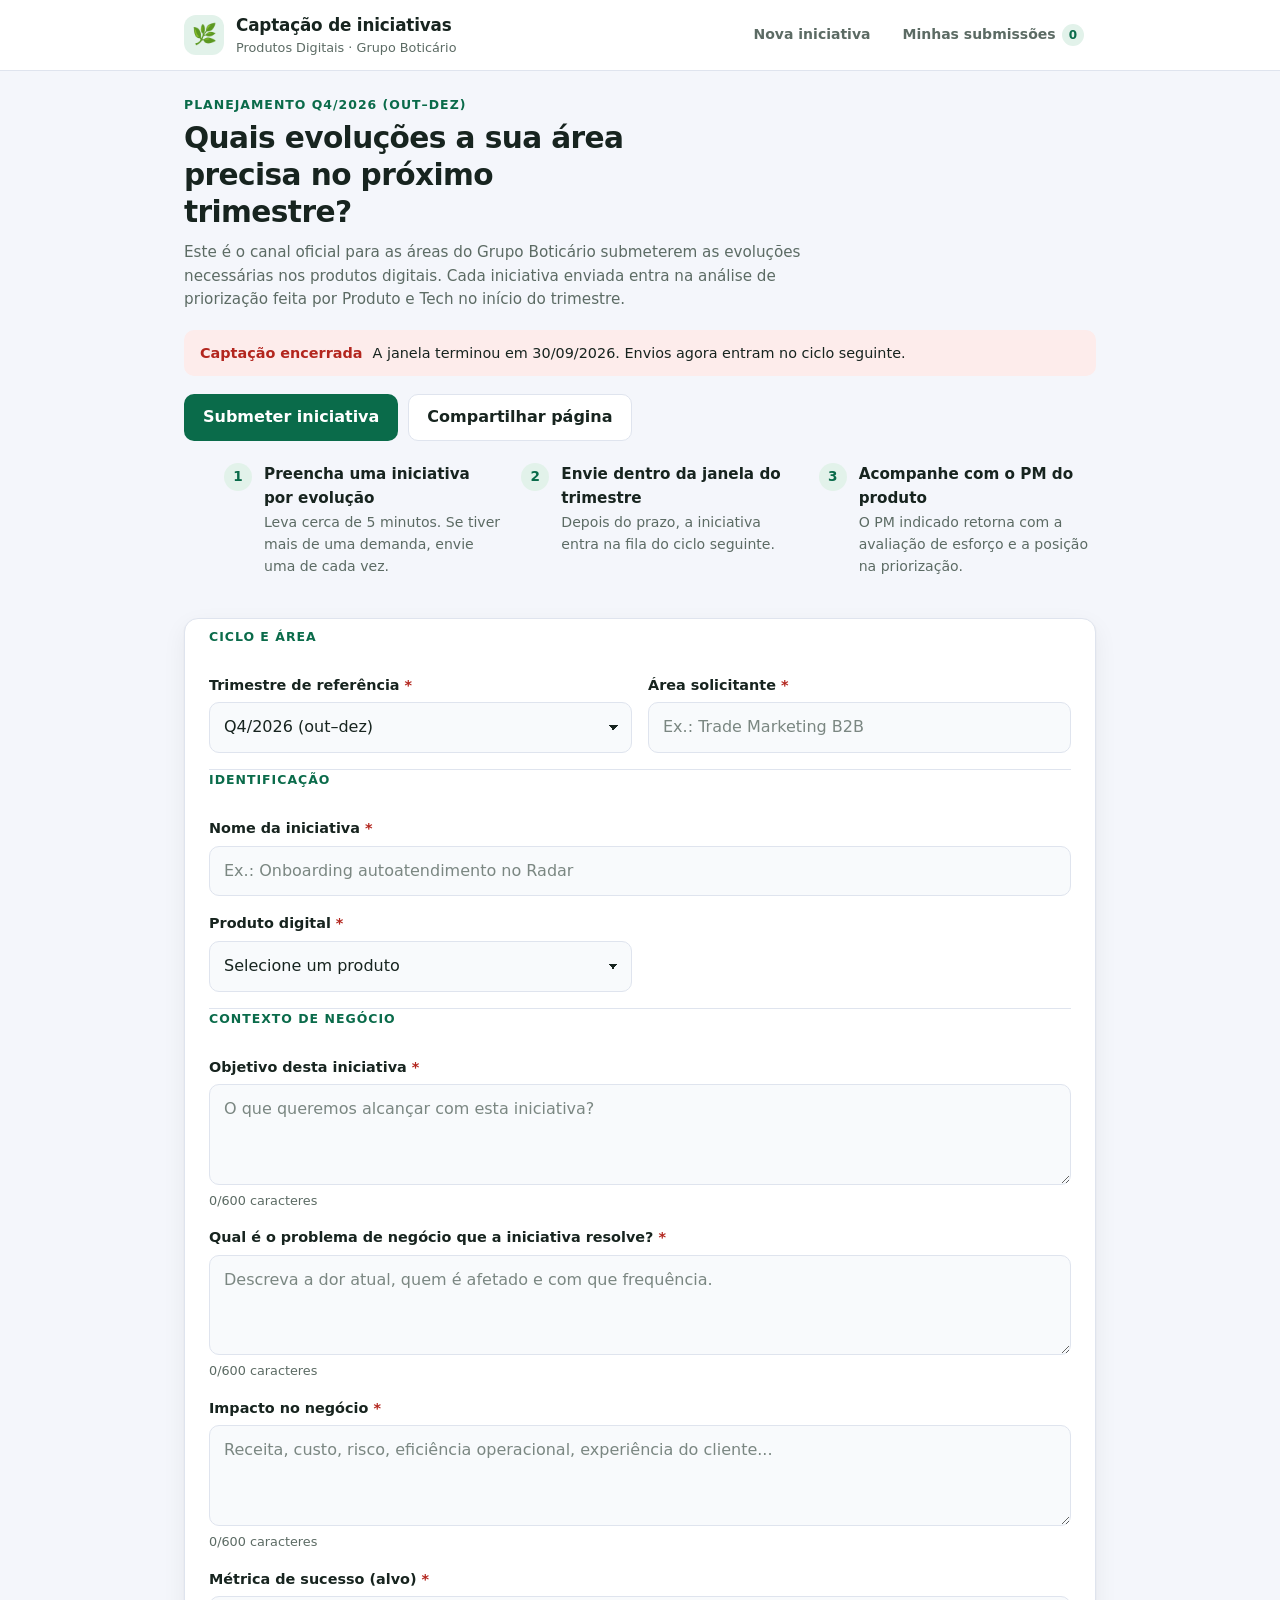
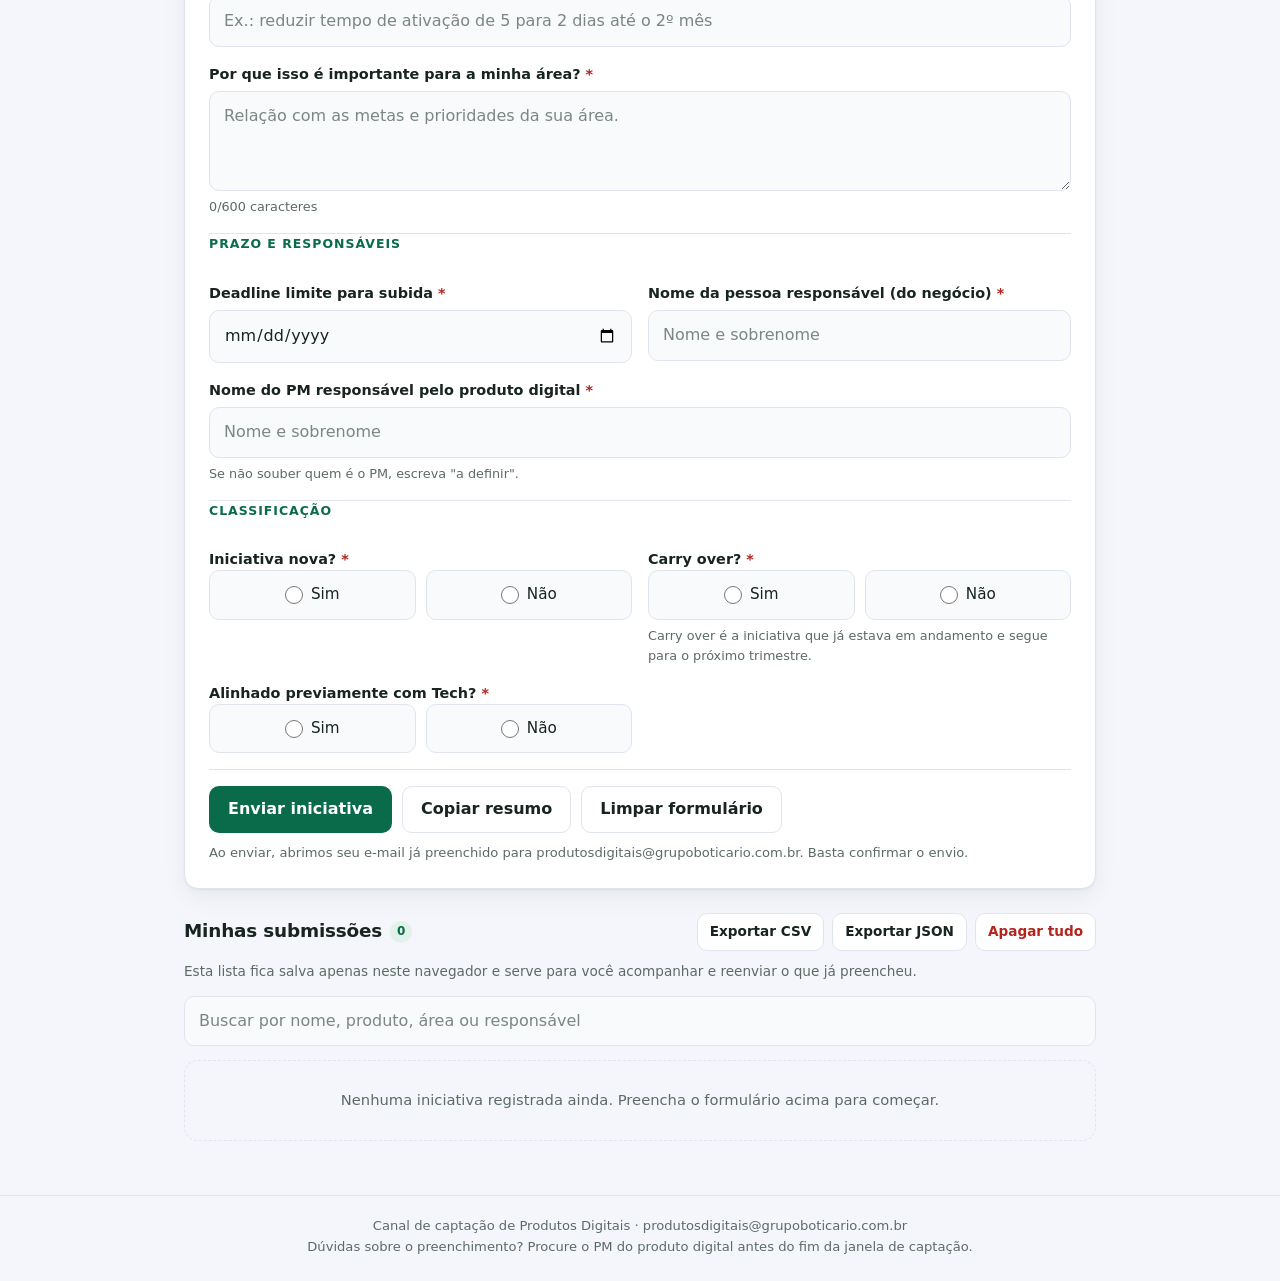
<file: index.html>
<!DOCTYPE html>
<html lang="pt-BR">
<head>
  <meta charset="UTF-8" />
  <meta name="viewport" content="width=device-width, initial-scale=1, viewport-fit=cover" />
  <meta name="description" content="Canal de captação trimestral de iniciativas de evolução dos produtos digitais do Grupo Boticário." />
  <meta name="theme-color" content="#0a6b4a" />
  <title>Captação de iniciativas · Produtos Digitais</title>
  <meta property="og:title" content="Captação de iniciativas · Produtos Digitais" />
  <meta property="og:description" content="Submeta as evoluções que sua área precisa no próximo trimestre." />
  <meta property="og:type" content="website" />
  <link rel="icon" href="data:image/svg+xml,<svg xmlns='http://www.w3.org/2000/svg' viewBox='0 0 100 100'><text y='.9em' font-size='90'>🌿</text></svg>" />
  <link rel="stylesheet" href="styles.css" />
</head>
<body>
  <a class="skip-link" href="#form-iniciativa">Pular para o formulário</a>

  <header class="topbar">
    <div class="container topbar__inner">
      <div class="topbar__brand">
        <span class="topbar__mark" aria-hidden="true">🌿</span>
        <div>
          <h1 class="topbar__title">Captação de iniciativas</h1>
          <p class="topbar__subtitle" id="topbarSubtitulo">Produtos Digitais</p>
        </div>
      </div>
      <nav class="topbar__nav" aria-label="Seções">
        <a class="topbar__link" href="#form-iniciativa">Nova iniciativa</a>
        <a class="topbar__link" href="#registradas">Minhas submissões <span class="badge" id="contadorNav" aria-hidden="true">0</span></a>
      </nav>
    </div>
  </header>

  <main class="container main">
    <section class="hero" aria-labelledby="hero-titulo">
      <p class="hero__eyebrow" id="heroCiclo">Planejamento trimestral</p>
      <h2 class="hero__title" id="hero-titulo">Quais evoluções a sua área precisa no próximo trimestre?</h2>
      <p class="hero__text">
        Este é o canal oficial para as áreas do Grupo Boticário submeterem as evoluções necessárias
        nos produtos digitais. Cada iniciativa enviada entra na análise de priorização feita por
        Produto e Tech no início do trimestre.
      </p>

      <div class="janela is-hidden" id="janela" role="status">
        <span class="janela__status" id="janelaStatus"></span>
        <span class="janela__texto" id="janelaTexto"></span>
      </div>

      <div class="hero__actions">
        <a class="btn btn--primary" href="#form-iniciativa">Submeter iniciativa</a>
        <button class="btn btn--ghost" type="button" id="btnCompartilhar">Compartilhar página</button>
        <a class="btn btn--ghost is-hidden" id="linkApoio" href="#" target="_blank" rel="noopener"></a>
      </div>

      <ol class="passos">
        <li class="passos__item">
          <span class="passos__num" aria-hidden="true">1</span>
          <div>
            <h3 class="passos__titulo">Preencha uma iniciativa por evolução</h3>
            <p class="passos__texto">Leva cerca de 5 minutos. Se tiver mais de uma demanda, envie uma de cada vez.</p>
          </div>
        </li>
        <li class="passos__item">
          <span class="passos__num" aria-hidden="true">2</span>
          <div>
            <h3 class="passos__titulo">Envie dentro da janela do trimestre</h3>
            <p class="passos__texto">Depois do prazo, a iniciativa entra na fila do ciclo seguinte.</p>
          </div>
        </li>
        <li class="passos__item">
          <span class="passos__num" aria-hidden="true">3</span>
          <div>
            <h3 class="passos__titulo">Acompanhe com o PM do produto</h3>
            <p class="passos__texto">O PM indicado retorna com a avaliação de esforço e a posição na priorização.</p>
          </div>
        </li>
      </ol>
    </section>

    <form id="form-iniciativa" class="card form" novalidate>
      <fieldset class="fieldset">
        <legend class="fieldset__legend">Ciclo e área</legend>

        <div class="grid">
          <div class="field">
            <label class="field__label" for="trimestre">Trimestre de referência <span class="req" aria-hidden="true">*</span></label>
            <select class="field__control" id="trimestre" name="trimestre" required></select>
            <p class="field__error" data-error-for="trimestre" role="alert"></p>
          </div>

          <div class="field">
            <label class="field__label" for="areaSolicitante">Área solicitante <span class="req" aria-hidden="true">*</span></label>
            <input class="field__control" type="text" id="areaSolicitante" name="areaSolicitante" required
                   maxlength="80" autocomplete="organization" placeholder="Ex.: Trade Marketing B2B" />
            <p class="field__error" data-error-for="areaSolicitante" role="alert"></p>
          </div>
        </div>
      </fieldset>

      <fieldset class="fieldset">
        <legend class="fieldset__legend">Identificação</legend>

        <div class="grid">
          <div class="field field--full">
            <label class="field__label" for="nome">Nome da iniciativa <span class="req" aria-hidden="true">*</span></label>
            <input class="field__control" type="text" id="nome" name="nome" required
                   maxlength="120" autocomplete="off" placeholder="Ex.: Onboarding autoatendimento no Radar" />
            <p class="field__error" data-error-for="nome" role="alert"></p>
          </div>

          <div class="field">
            <label class="field__label" for="produto">Produto digital <span class="req" aria-hidden="true">*</span></label>
            <select class="field__control" id="produto" name="produto" required>
              <option value="">Selecione um produto</option>
            </select>
            <p class="field__error" data-error-for="produto" role="alert"></p>
          </div>

          <div class="field is-hidden" id="wrapperProdutoOutro">
            <label class="field__label" for="produtoOutro">Qual produto digital?</label>
            <input class="field__control" type="text" id="produtoOutro" name="produtoOutro"
                   maxlength="80" autocomplete="off" placeholder="Nome do produto" />
            <p class="field__error" data-error-for="produtoOutro" role="alert"></p>
          </div>
        </div>
      </fieldset>

      <fieldset class="fieldset">
        <legend class="fieldset__legend">Contexto de negócio</legend>

        <div class="grid">
          <div class="field field--full">
            <label class="field__label" for="objetivo">Objetivo desta iniciativa <span class="req" aria-hidden="true">*</span></label>
            <textarea class="field__control" id="objetivo" name="objetivo" rows="3" required maxlength="600"
                      placeholder="O que queremos alcançar com esta iniciativa?"></textarea>
            <p class="field__hint" data-counter-for="objetivo"></p>
            <p class="field__error" data-error-for="objetivo" role="alert"></p>
          </div>

          <div class="field field--full">
            <label class="field__label" for="problema">Qual é o problema de negócio que a iniciativa resolve? <span class="req" aria-hidden="true">*</span></label>
            <textarea class="field__control" id="problema" name="problema" rows="3" required maxlength="600"
                      placeholder="Descreva a dor atual, quem é afetado e com que frequência."></textarea>
            <p class="field__hint" data-counter-for="problema"></p>
            <p class="field__error" data-error-for="problema" role="alert"></p>
          </div>

          <div class="field field--full">
            <label class="field__label" for="impacto">Impacto no negócio <span class="req" aria-hidden="true">*</span></label>
            <textarea class="field__control" id="impacto" name="impacto" rows="3" required maxlength="600"
                      placeholder="Receita, custo, risco, eficiência operacional, experiência do cliente..."></textarea>
            <p class="field__hint" data-counter-for="impacto"></p>
            <p class="field__error" data-error-for="impacto" role="alert"></p>
          </div>

          <div class="field field--full">
            <label class="field__label" for="metrica">Métrica de sucesso (alvo) <span class="req" aria-hidden="true">*</span></label>
            <input class="field__control" type="text" id="metrica" name="metrica" required maxlength="200"
                   placeholder="Ex.: reduzir tempo de ativação de 5 para 2 dias até o 2º mês" />
            <p class="field__error" data-error-for="metrica" role="alert"></p>
          </div>

          <div class="field field--full">
            <label class="field__label" for="importancia">Por que isso é importante para a minha área? <span class="req" aria-hidden="true">*</span></label>
            <textarea class="field__control" id="importancia" name="importancia" rows="3" required maxlength="600"
                      placeholder="Relação com as metas e prioridades da sua área."></textarea>
            <p class="field__hint" data-counter-for="importancia"></p>
            <p class="field__error" data-error-for="importancia" role="alert"></p>
          </div>
        </div>
      </fieldset>

      <fieldset class="fieldset">
        <legend class="fieldset__legend">Prazo e responsáveis</legend>

        <div class="grid">
          <div class="field">
            <label class="field__label" for="deadline">Deadline limite para subida <span class="req" aria-hidden="true">*</span></label>
            <input class="field__control" type="date" id="deadline" name="deadline" required />
            <p class="field__error" data-error-for="deadline" role="alert"></p>
          </div>

          <div class="field">
            <label class="field__label" for="responsavelNegocio">Nome da pessoa responsável (do negócio) <span class="req" aria-hidden="true">*</span></label>
            <input class="field__control" type="text" id="responsavelNegocio" name="responsavelNegocio" required
                   maxlength="120" autocomplete="name" placeholder="Nome e sobrenome" />
            <p class="field__error" data-error-for="responsavelNegocio" role="alert"></p>
          </div>

          <div class="field field--full">
            <label class="field__label" for="pmResponsavel">Nome do PM responsável pelo produto digital <span class="req" aria-hidden="true">*</span></label>
            <input class="field__control" type="text" id="pmResponsavel" name="pmResponsavel" required
                   maxlength="120" autocomplete="off" placeholder="Nome e sobrenome" />
            <p class="field__hint">Se não souber quem é o PM, escreva "a definir".</p>
            <p class="field__error" data-error-for="pmResponsavel" role="alert"></p>
          </div>
        </div>
      </fieldset>

      <fieldset class="fieldset">
        <legend class="fieldset__legend">Classificação</legend>

        <div class="grid">
          <fieldset class="field choice">
            <legend class="field__label">Iniciativa nova? <span class="req" aria-hidden="true">*</span></legend>
            <div class="choice__options">
              <label class="choice__option">
                <input type="radio" name="iniciativaNova" value="Sim" required />
                <span>Sim</span>
              </label>
              <label class="choice__option">
                <input type="radio" name="iniciativaNova" value="Não" />
                <span>Não</span>
              </label>
            </div>
            <p class="field__error" data-error-for="iniciativaNova" role="alert"></p>
          </fieldset>

          <fieldset class="field choice">
            <legend class="field__label">Carry over? <span class="req" aria-hidden="true">*</span></legend>
            <div class="choice__options">
              <label class="choice__option">
                <input type="radio" name="carryOver" value="Sim" required />
                <span>Sim</span>
              </label>
              <label class="choice__option">
                <input type="radio" name="carryOver" value="Não" />
                <span>Não</span>
              </label>
            </div>
            <p class="field__hint">Carry over é a iniciativa que já estava em andamento e segue para o próximo trimestre.</p>
            <p class="field__error" data-error-for="carryOver" role="alert"></p>
          </fieldset>

          <fieldset class="field choice">
            <legend class="field__label">Alinhado previamente com Tech? <span class="req" aria-hidden="true">*</span></legend>
            <div class="choice__options">
              <label class="choice__option">
                <input type="radio" name="alinhadoTech" value="Sim" required />
                <span>Sim</span>
              </label>
              <label class="choice__option">
                <input type="radio" name="alinhadoTech" value="Não" />
                <span>Não</span>
              </label>
            </div>
            <p class="field__error" data-error-for="alinhadoTech" role="alert"></p>
          </fieldset>
        </div>
      </fieldset>

      <p class="form__resumo-erros is-hidden" id="resumoErros" role="alert" tabindex="-1"></p>

      <div class="form__actions">
        <button class="btn btn--primary" type="submit" id="btnSalvar">Enviar iniciativa</button>
        <button class="btn btn--ghost" type="button" id="btnCopiarResumo">Copiar resumo</button>
        <button class="btn btn--ghost" type="button" id="btnLimpar">Limpar formulário</button>
        <button class="btn btn--ghost is-hidden" type="button" id="btnCancelarEdicao">Cancelar edição</button>
      </div>
      <p class="form__nota" id="notaEnvio"></p>
    </form>

    <section class="registradas" id="registradas" aria-labelledby="registradas-titulo">
      <div class="registradas__header">
        <h2 class="registradas__title" id="registradas-titulo">
          Minhas submissões <span class="badge" id="contadorLista">0</span>
        </h2>
        <div class="registradas__actions">
          <button class="btn btn--sm btn--ghost" type="button" id="btnExportarCsv">Exportar CSV</button>
          <button class="btn btn--sm btn--ghost" type="button" id="btnExportarJson">Exportar JSON</button>
          <button class="btn btn--sm btn--danger" type="button" id="btnApagarTudo">Apagar tudo</button>
        </div>
      </div>

      <p class="registradas__nota">
        Esta lista fica salva apenas neste navegador e serve para você acompanhar e reenviar o que já preencheu.
      </p>

      <div class="field registradas__busca">
        <label class="sr-only" for="busca">Buscar iniciativa</label>
        <input class="field__control" type="search" id="busca" placeholder="Buscar por nome, produto, área ou responsável" />
      </div>

      <p class="empty" id="listaVazia">Nenhuma iniciativa registrada ainda. Preencha o formulário acima para começar.</p>
      <ul class="lista" id="lista"></ul>
    </section>
  </main>

  <footer class="footer">
    <div class="container">
      <p id="rodapeContato"></p>
      <p>Dúvidas sobre o preenchimento? Procure o PM do produto digital antes do fim da janela de captação.</p>
    </div>
  </footer>

  <div class="toast is-hidden" id="toast" role="status" aria-live="polite"></div>

  <script src="config.js"></script>
  <script src="app.js"></script>
</body>
</html>
</file>
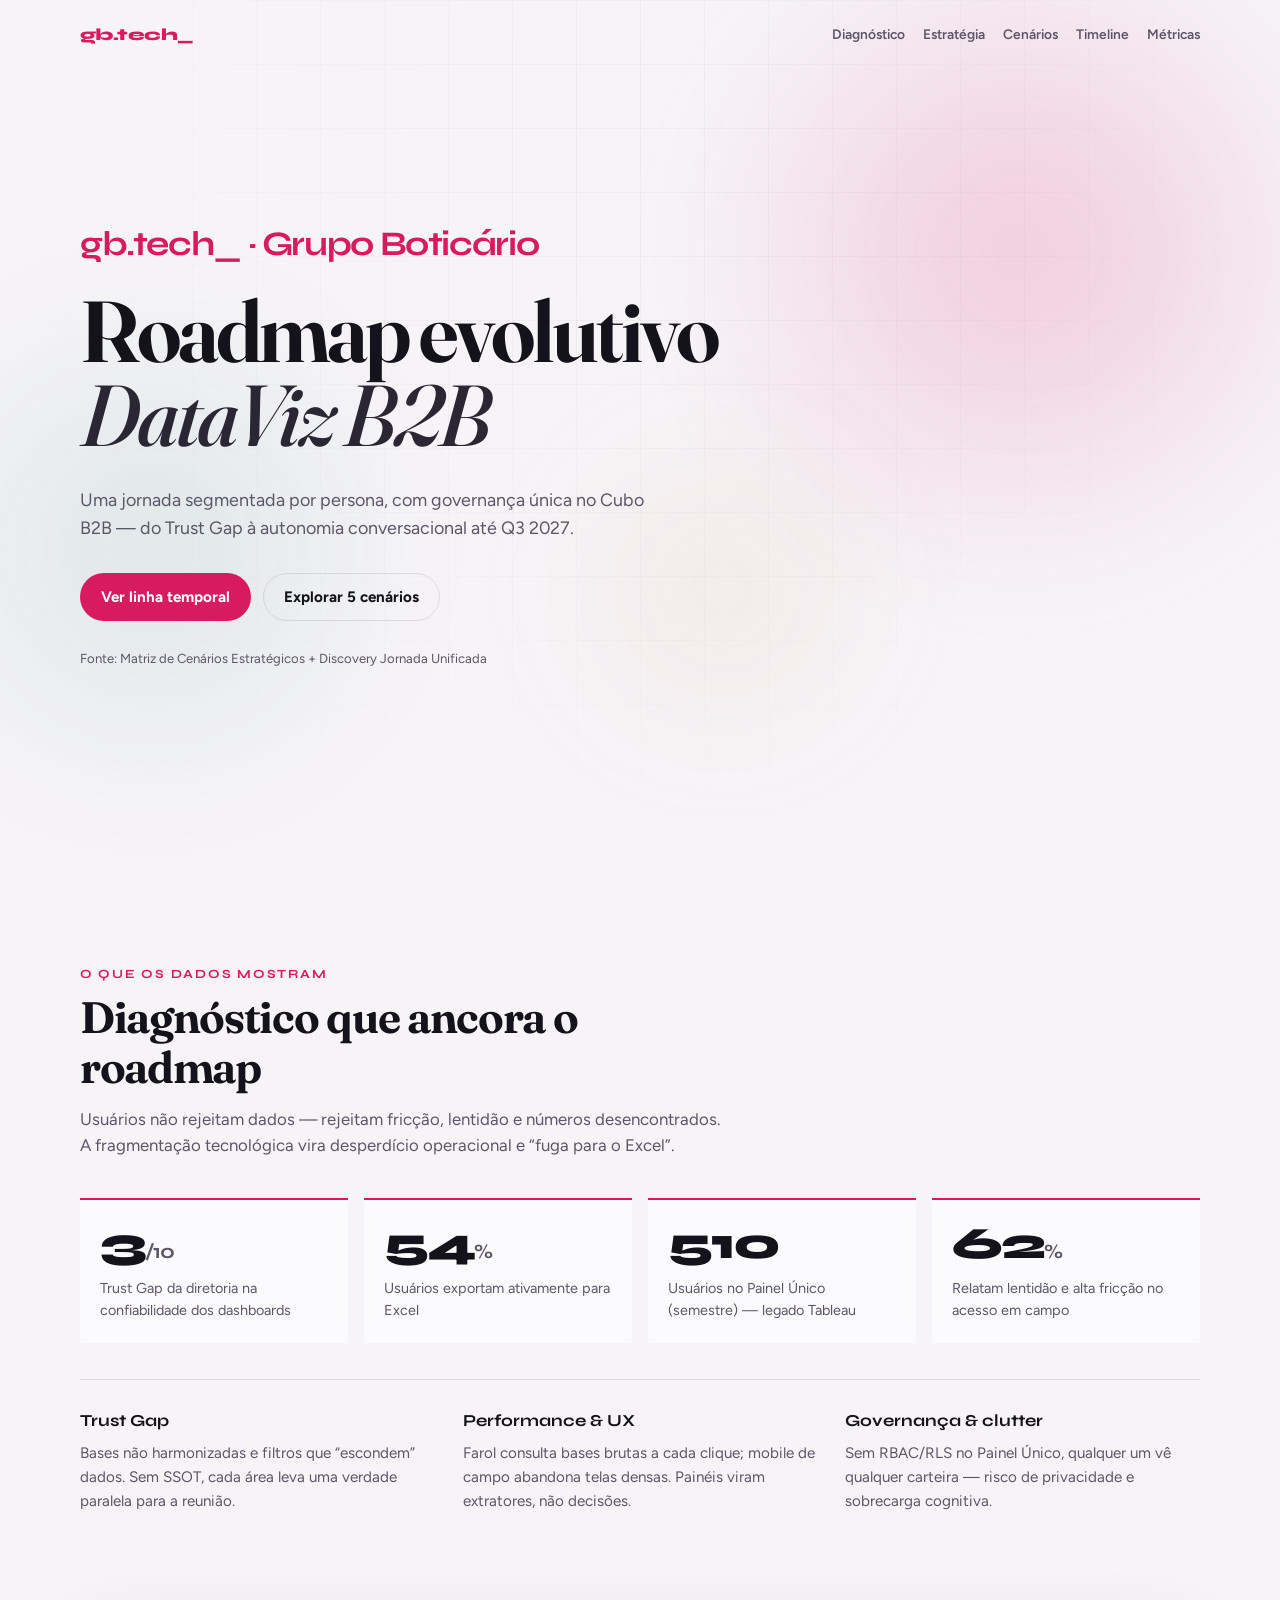
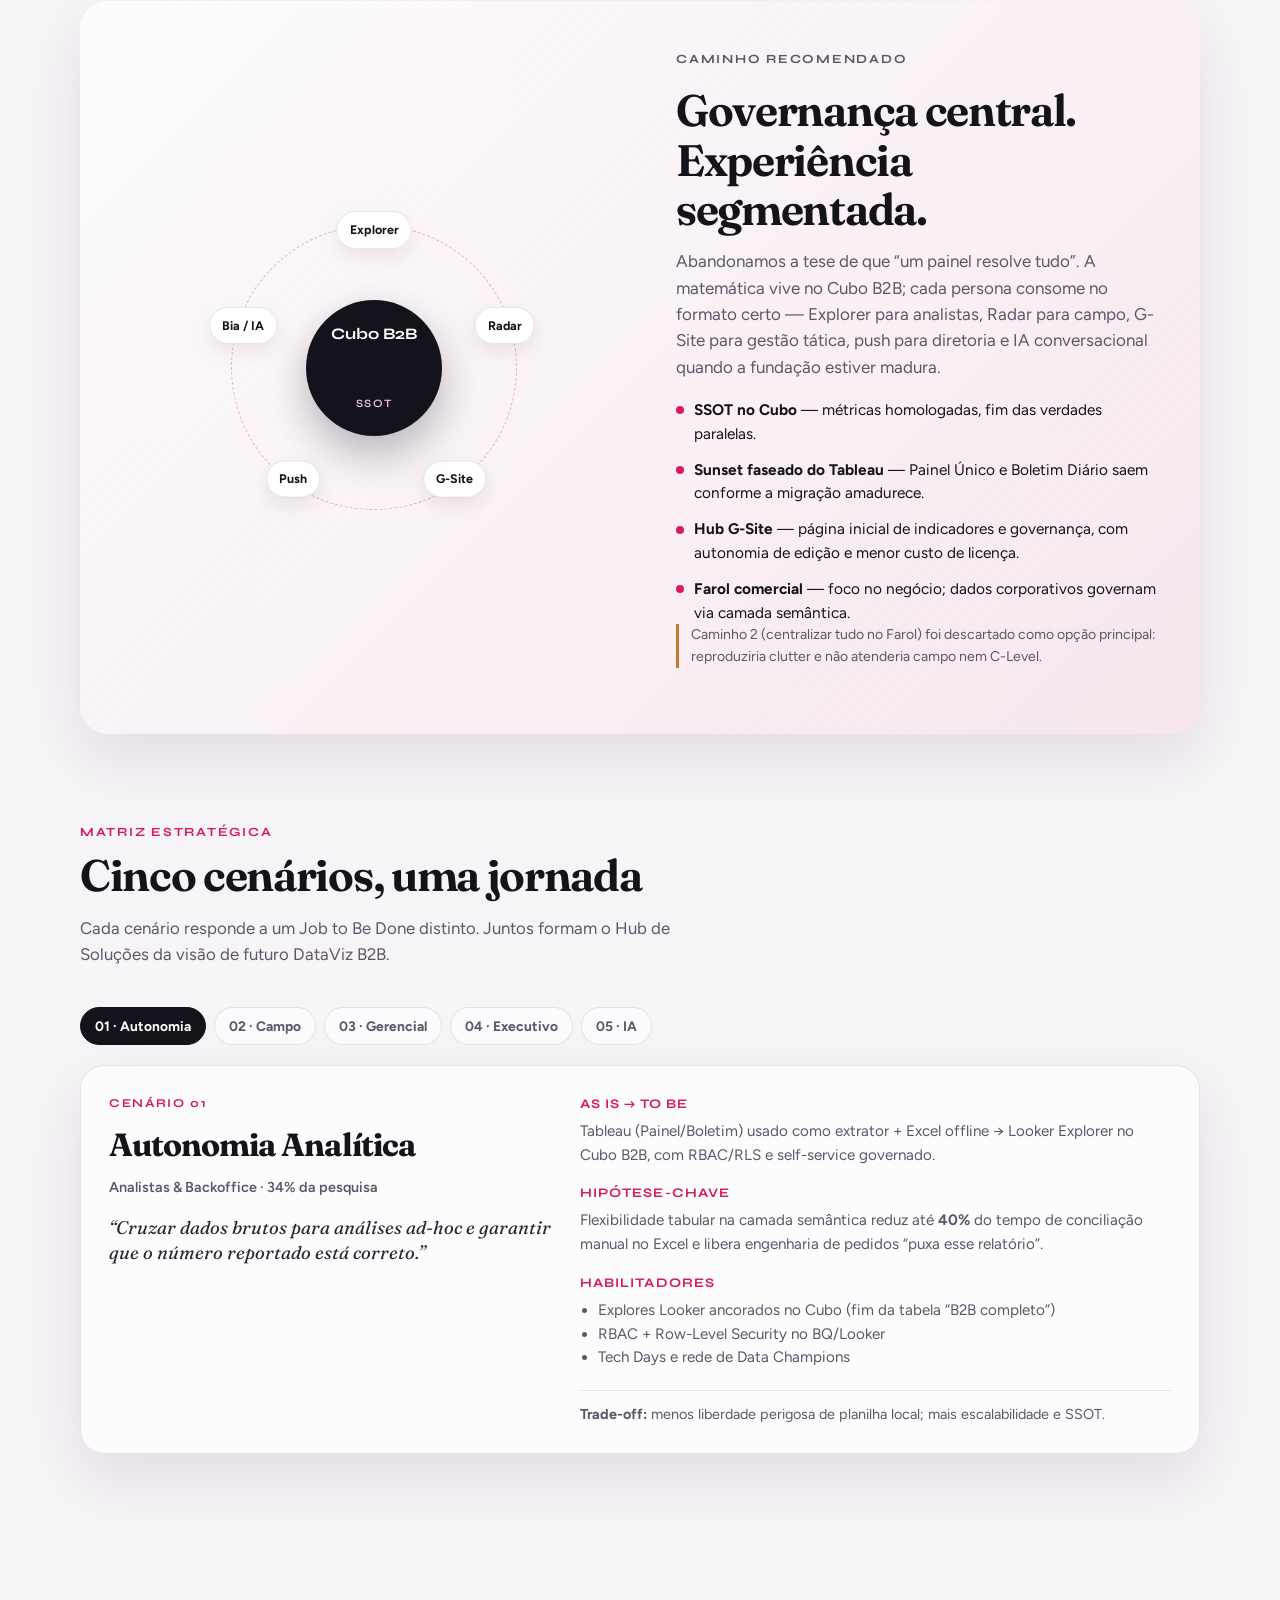
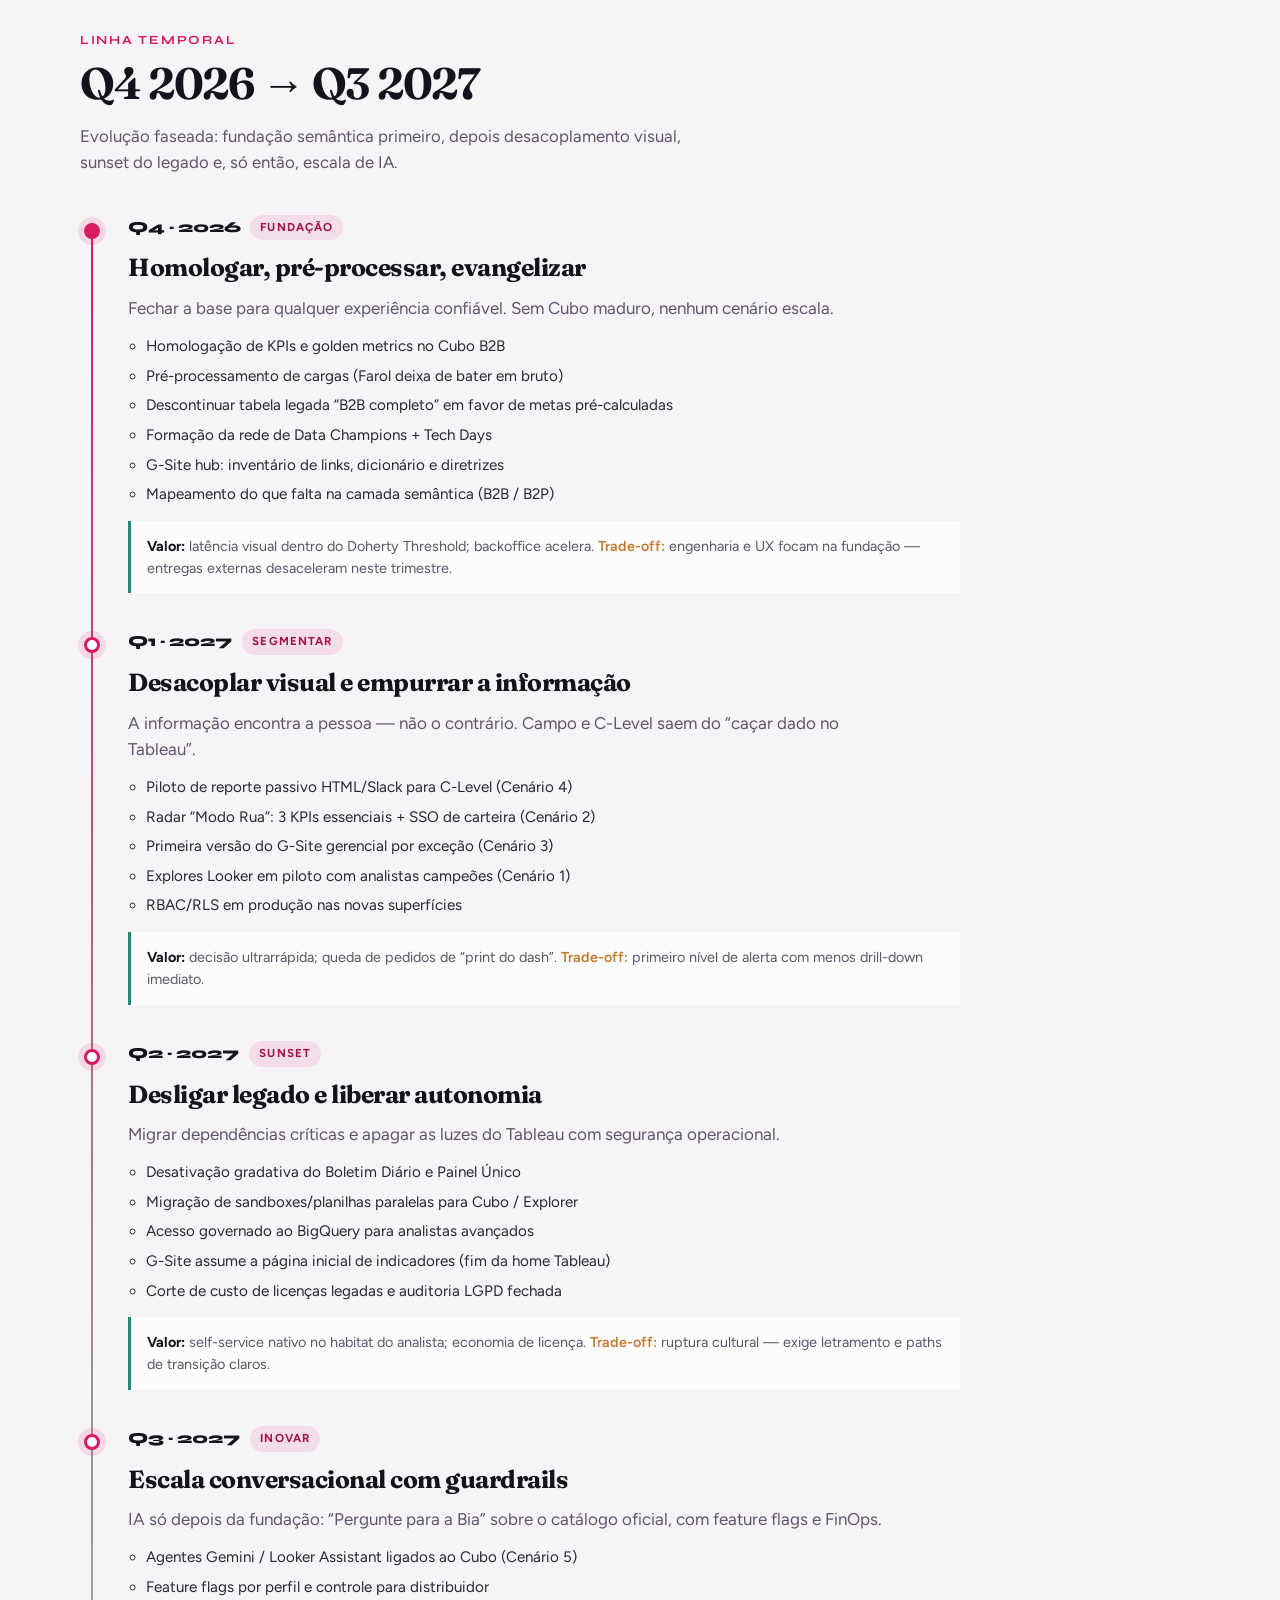
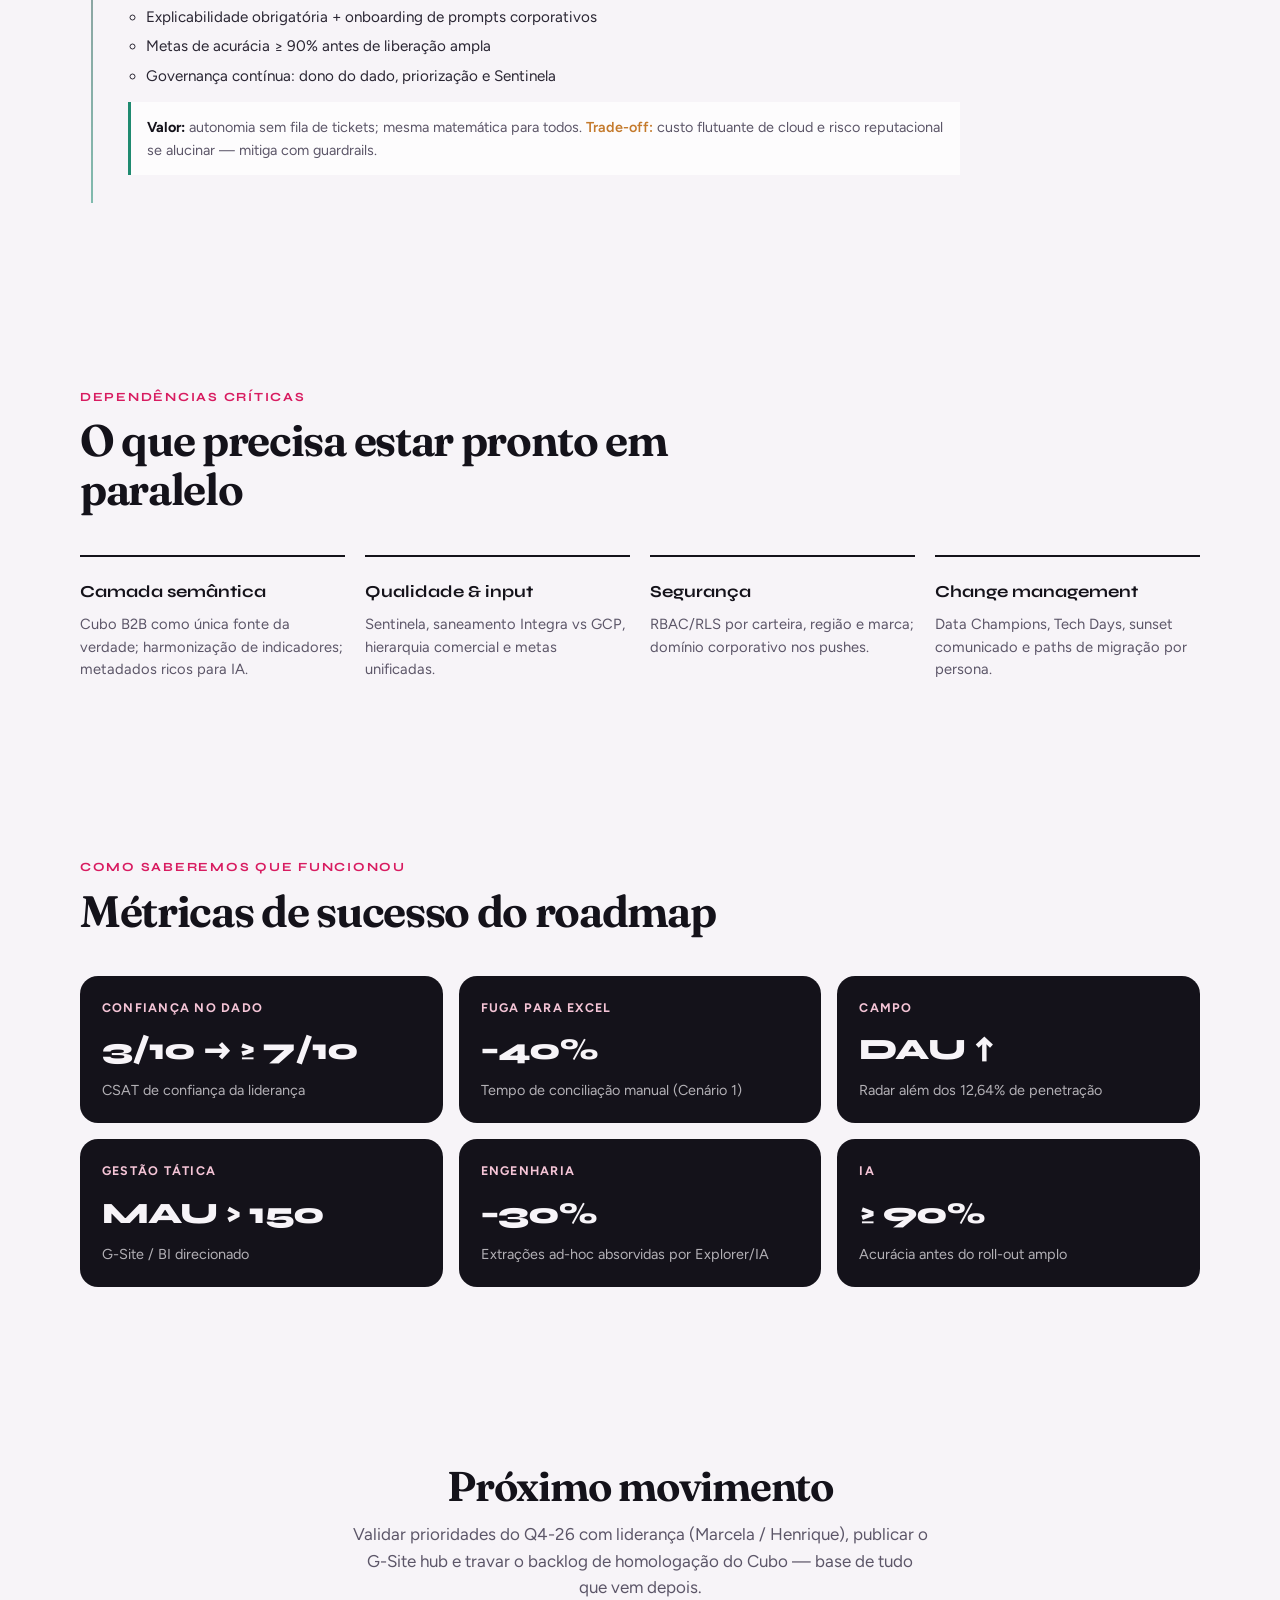
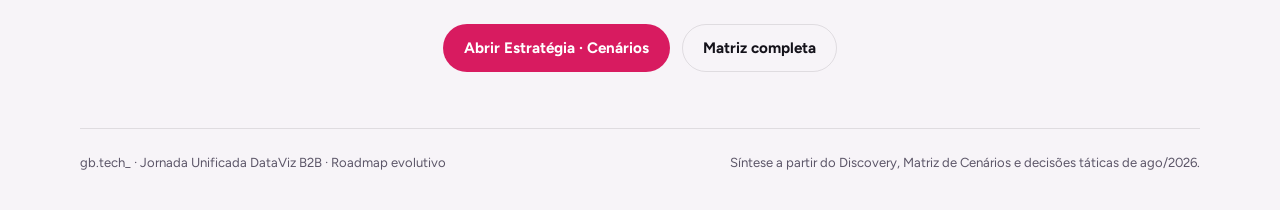
<file: roadmap/index.html>
<!DOCTYPE html>
<html lang="pt-BR">
  <head>
    <meta charset="utf-8" />
    <meta name="viewport" content="width=device-width, initial-scale=1" />
    <title>Roadmap Evolutivo · Jornada Unificada DataViz B2B | gb.tech_</title>
    <meta
      name="description"
      content="Estratégia evolutiva da Jornada Unificada DataViz B2B: Cubo como SSOT, consumo segmentado por persona e linha temporal Q4-26 → Q3-27."
    />
    <link rel="preconnect" href="https://fonts.googleapis.com" />
    <link rel="preconnect" href="https://fonts.gstatic.com" crossorigin />
    <link
      href="https://fonts.googleapis.com/css2?family=Fraunces:opsz,wght@9..144,500;9..144,650;9..144,700&family=Syne:wght@600;700;800&family=Figtree:wght@400;500;600;700&display=swap"
      rel="stylesheet"
    />
    <link rel="stylesheet" href="./styles.css" />
  </head>
  <body>
    <div class="atmosphere" aria-hidden="true">
      <div class="mesh mesh-a"></div>
      <div class="mesh mesh-b"></div>
      <div class="mesh mesh-c"></div>
      <div class="grid-fade"></div>
    </div>

    <header class="topbar">
      <a class="brand-mark" href="#topo">gb.tech_</a>
      <nav class="nav" aria-label="Seções">
        <a href="#diagnostico">Diagnóstico</a>
        <a href="#estrategia">Estratégia</a>
        <a href="#cenarios">Cenários</a>
        <a href="#timeline">Timeline</a>
        <a href="#metricas">Métricas</a>
      </nav>
    </header>

    <main id="topo">
      <section class="hero">
        <p class="brand-hero" aria-label="Marca">gb.tech_ · Grupo Boticário</p>
        <h1>
          Roadmap evolutivo<br />
          <span>DataViz B2B</span>
        </h1>
        <p class="hero-lead">
          Uma jornada segmentada por persona, com governança única no Cubo B2B —
          do Trust Gap à autonomia conversacional até Q3&nbsp;2027.
        </p>
        <div class="hero-cta">
          <a class="btn btn-primary" href="#timeline">Ver linha temporal</a>
          <a class="btn btn-ghost" href="#cenarios">Explorar 5 cenários</a>
        </div>
        <p class="hero-note">
          Fonte: Matriz de Cenários Estratégicos + Discovery Jornada Unificada
        </p>
      </section>

      <section id="diagnostico" class="section diagnose">
        <div class="section-head">
          <p class="eyebrow">O que os dados mostram</p>
          <h2>Diagnóstico que ancora o roadmap</h2>
          <p class="section-lead">
            Usuários não rejeitam dados — rejeitam fricção, lentidão e números
            desencontrados. A fragmentação tecnológica vira desperdício
            operacional e “fuga para o Excel”.
          </p>
        </div>

        <div class="signal-strip" role="list">
          <article class="signal" role="listitem">
            <p class="signal-value">3<span>/10</span></p>
            <p class="signal-label">Trust Gap da diretoria na confiabilidade dos dashboards</p>
          </article>
          <article class="signal" role="listitem">
            <p class="signal-value">54<span>%</span></p>
            <p class="signal-label">Usuários exportam ativamente para Excel</p>
          </article>
          <article class="signal" role="listitem">
            <p class="signal-value">510</p>
            <p class="signal-label">Usuários no Painel Único (semestre) — legado Tableau</p>
          </article>
          <article class="signal" role="listitem">
            <p class="signal-value">62<span>%</span></p>
            <p class="signal-label">Relatam lentidão e alta fricção no acesso em campo</p>
          </article>
        </div>

        <div class="pain-row">
          <div class="pain">
            <h3>Trust Gap</h3>
            <p>
              Bases não harmonizadas e filtros que “escondem” dados. Sem SSOT,
              cada área leva uma verdade paralela para a reunião.
            </p>
          </div>
          <div class="pain">
            <h3>Performance &amp; UX</h3>
            <p>
              Farol consulta bases brutas a cada clique; mobile de campo
              abandona telas densas. Painéis viram extratores, não decisões.
            </p>
          </div>
          <div class="pain">
            <h3>Governança &amp; clutter</h3>
            <p>
              Sem RBAC/RLS no Painel Único, qualquer um vê qualquer carteira —
              risco de privacidade e sobrecarga cognitiva.
            </p>
          </div>
        </div>
      </section>

      <section id="estrategia" class="section strategy">
        <div class="strategy-visual" aria-hidden="true">
          <div class="orbit">
            <div class="orbit-ring"></div>
            <span class="orbit-core">Cubo B2B<br /><small>SSOT</small></span>
            <span class="orbit-slot s1"><span class="orbit-node">Explorer</span></span>
            <span class="orbit-slot s2"><span class="orbit-node">Radar</span></span>
            <span class="orbit-slot s3"><span class="orbit-node">G-Site</span></span>
            <span class="orbit-slot s4"><span class="orbit-node">Push</span></span>
            <span class="orbit-slot s5"><span class="orbit-node">Bia / IA</span></span>
          </div>
        </div>
        <div class="strategy-copy">
          <p class="eyebrow">Caminho recomendado</p>
          <h2>Governança central. Experiência segmentada.</h2>
          <p>
            Abandonamos a tese de que “um painel resolve tudo”. A matemática
            vive no Cubo B2B; cada persona consome no formato certo — Explorer
            para analistas, Radar para campo, G-Site para gestão tática, push
            para diretoria e IA conversacional quando a fundação estiver madura.
          </p>
          <ul class="principle-list">
            <li>
              <strong>SSOT no Cubo</strong> — métricas homologadas, fim das
              verdades paralelas.
            </li>
            <li>
              <strong>Sunset faseado do Tableau</strong> — Painel Único e
              Boletim Diário saem conforme a migração amadurece.
            </li>
            <li>
              <strong>Hub G-Site</strong> — página inicial de indicadores e
              governança, com autonomia de edição e menor custo de licença.
            </li>
            <li>
              <strong>Farol comercial</strong> — foco no negócio; dados
              corporativos governam via camada semântica.
            </li>
          </ul>
          <p class="aside">
            Caminho 2 (centralizar tudo no Farol) foi descartado como opção
            principal: reproduziria clutter e não atenderia campo nem C-Level.
          </p>
        </div>
      </section>

      <section id="cenarios" class="section scenarios">
        <div class="section-head">
          <p class="eyebrow">Matriz estratégica</p>
          <h2>Cinco cenários, uma jornada</h2>
          <p class="section-lead">
            Cada cenário responde a um Job to Be Done distinto. Juntos formam o
            Hub de Soluções da visão de futuro DataViz B2B.
          </p>
        </div>

        <div class="scenario-tabs" role="tablist" aria-label="Cenários estratégicos">
          <button class="tab is-active" role="tab" aria-selected="true" data-tab="c1" type="button">
            01 · Autonomia
          </button>
          <button class="tab" role="tab" aria-selected="false" data-tab="c2" type="button">
            02 · Campo
          </button>
          <button class="tab" role="tab" aria-selected="false" data-tab="c3" type="button">
            03 · Gerencial
          </button>
          <button class="tab" role="tab" aria-selected="false" data-tab="c4" type="button">
            04 · Executivo
          </button>
          <button class="tab" role="tab" aria-selected="false" data-tab="c5" type="button">
            05 · IA
          </button>
        </div>

        <div class="scenario-panels">
          <article class="scenario-panel is-active" id="panel-c1" role="tabpanel" data-panel="c1">
            <div class="scenario-meta">
              <p class="scenario-num">Cenário 01</p>
              <h3>Autonomia Analítica</h3>
              <p class="persona">Analistas &amp; Backoffice · 34% da pesquisa</p>
              <p class="jtbd">
                “Cruzar dados brutos para análises ad-hoc e garantir que o número
                reportado está correto.”
              </p>
            </div>
            <div class="scenario-body">
              <div>
                <h4>AS IS → TO BE</h4>
                <p>
                  Tableau (Painel/Boletim) usado como extrator + Excel offline →
                  Looker Explorer no Cubo B2B, com RBAC/RLS e self-service
                  governado.
                </p>
              </div>
              <div>
                <h4>Hipótese-chave</h4>
                <p>
                  Flexibilidade tabular na camada semântica reduz até
                  <strong>40%</strong> do tempo de conciliação manual no Excel e
                  libera engenharia de pedidos “puxa esse relatório”.
                </p>
              </div>
              <div>
                <h4>Habilitadores</h4>
                <ul>
                  <li>Explores Looker ancorados no Cubo (fim da tabela “B2B completo”)</li>
                  <li>RBAC + Row-Level Security no BQ/Looker</li>
                  <li>Tech Days e rede de Data Champions</li>
                </ul>
              </div>
              <p class="tradeoff"><strong>Trade-off:</strong> menos liberdade perigosa de planilha local; mais escalabilidade e SSOT.</p>
            </div>
          </article>

          <article class="scenario-panel" id="panel-c2" role="tabpanel" data-panel="c2" hidden>
            <div class="scenario-meta">
              <p class="scenario-num">Cenário 02</p>
              <h3>Trabalho em Campo</h3>
              <p class="persona">Comercial de Campo &amp; Executivos · 44% do público</p>
              <p class="jtbd">
                “Saber rapidamente quem visitar e o que cobrar do cliente no dia
                de hoje.”
              </p>
            </div>
            <div class="scenario-body">
              <div>
                <h4>AS IS → TO BE</h4>
                <p>
                  Tableau Mobile / WhatsApp informal → Radar 2.0 mobile-first
                  integrado ao Conecta, com 3 alavancas: o que vender, para quem,
                  quanto falta para a meta.
                </p>
              </div>
              <div>
                <h4>Hipótese-chave</h4>
                <p>
                  Design minimalista eleva DAU; unir analítico e transacional
                  reduz a sensação de que “a meta na tela não reflete a loja”.
                  Penetração atual do Radar: <strong>12,64%</strong>.
                </p>
              </div>
              <div>
                <h4>Habilitadores</h4>
                <ul>
                  <li>Arquitetura de dados para carteira do executivo (não só DB)</li>
                  <li>SSO com filtro automático de rota/carteira</li>
                  <li>Piloto em homologação antes do Go-Live</li>
                </ul>
              </div>
              <p class="tradeoff"><strong>Trade-off:</strong> profundidade exploratória cede lugar a velocidade extrema e UX objetiva.</p>
            </div>
          </article>

          <article class="scenario-panel" id="panel-c3" role="tabpanel" data-panel="c3" hidden>
            <div class="scenario-meta">
              <p class="scenario-num">Cenário 03</p>
              <h3>Painel Gerencial Dirigido</h3>
              <p class="persona">Gerentes &amp; Coordenadores · 46/50 sentem falta da ferramenta</p>
              <p class="jtbd">
                “Achar a causa-raiz dos desvios regionais de forma ágil explorando
                hipóteses dinamicamente.”
              </p>
            </div>
            <div class="scenario-body">
              <div>
                <h4>AS IS → TO BE</h4>
                <p>
                  BI investigativo lento (filtros infinitos) → G-Site B2B como
                  painel-bússola, gestão por exceção, pré-agregações no Cubo e hub
                  de links/governança.
                </p>
              </div>
              <div>
                <h4>Hipótese-chave</h4>
                <p>
                  BI direcionado reduz a jornada de minutos para segundos e
                  projeta MAU &gt; 150. Adoção oficial pela liderança pode
                  elevar uso dos times em <strong>~40%</strong>.
                </p>
              </div>
              <div>
                <h4>Habilitadores</h4>
                <ul>
                  <li>Rollups pré-processados no BigQuery/Cubo</li>
                  <li>UX storytelling: ≤5 macro-filtros, cor semântica</li>
                  <li>Sunset oficial do Tableau + portal centralizador</li>
                </ul>
              </div>
              <p class="tradeoff"><strong>Trade-off:</strong> granularidade linha a linha fica no Explorer; a tela gerencial prioriza ação.</p>
            </div>
          </article>

          <article class="scenario-panel" id="panel-c4" role="tabpanel" data-panel="c4" hidden>
            <div class="scenario-meta">
              <p class="scenario-num">Cenário 04</p>
              <h3>Reporte Passivo Inteligente</h3>
              <p class="persona">C-Level &amp; Diretores · 16% da pesquisa</p>
              <p class="jtbd">
                “Obter a visibilidade instantânea dos macroindicadores para
                direcionamento estratégico em segundos.”
              </p>
            </div>
            <div class="scenario-body">
              <div>
                <h4>AS IS → TO BE</h4>
                <p>
                  Links longos e painéis operacionais forçados → modelo Push:
                  resumo Golden Metrics no Slack/e-mail às 08h, com drill-down
                  HTML seguro em um clique.
                </p>
              </div>
              <div>
                <h4>Hipótese-chave</h4>
                <p>
                  Executivo não quer ser explorador de BI. Entrega diária de
                  métricas certificadas (“E daí?” + ação) reconstrói credibilidade
                  da área de dados.
                </p>
              </div>
              <div>
                <h4>Habilitadores</h4>
                <ul>
                  <li>Homologação das 3–4 Golden Metrics com a diretoria</li>
                  <li>Looker Schedules + GAS / webhooks Slack</li>
                  <li>Guardrails CI/CD: só envia com pipeline D-1 100% ok</li>
                </ul>
              </div>
              <p class="tradeoff"><strong>Trade-off:</strong> consumo passivo padronizado em vez de drill-down profundo no primeiro contato.</p>
            </div>
          </article>

          <article class="scenario-panel" id="panel-c5" role="tabpanel" data-panel="c5" hidden>
            <div class="scenario-meta">
              <p class="scenario-num">Cenário 05</p>
              <h3>Conversational Analytics</h3>
              <p class="persona">Cross-persona · prioridade para 41,2% dos pesquisados</p>
              <p class="jtbd">
                Perguntar em linguagem natural — “Bia, cruze SKU X com meta da
                região Y” — sem planilha paralela nem alucinação.
              </p>
            </div>
            <div class="scenario-body">
              <div>
                <h4>AS IS → TO BE</h4>
                <p>
                  Upload de Excel em IAs públicas → Gemini / Looker Assistant
                  estritamente limitado ao catálogo do Cubo (LLM como motor de
                  raciocínio, não como banco).
                </p>
              </div>
              <div>
                <h4>Hipótese-chave</h4>
                <p>
                  Absorve ~<strong>30%</strong> das extrações simples da
                  engenharia. Explicabilidade (“mostre o raciocínio”) cura Trust
                  Gap e acelera decisões de dias para segundos.
                </p>
              </div>
              <div>
                <h4>Habilitadores</h4>
                <ul>
                  <li>System prompts + guardrails (zero métrica inventada)</li>
                  <li>Dicionário de dados rico no BigQuery</li>
                  <li>FinOps: teto de bytes por consulta de chat</li>
                </ul>
              </div>
              <p class="tradeoff"><strong>Trade-off:</strong> custo variável por token vs. capacity fixo montando painéis de vida curta.</p>
            </div>
          </article>
        </div>
      </section>

      <section id="timeline" class="section timeline">
        <div class="section-head">
          <p class="eyebrow">Linha temporal</p>
          <h2>Q4&nbsp;2026 → Q3&nbsp;2027</h2>
          <p class="section-lead">
            Evolução faseada: fundação semântica primeiro, depois desacoplamento
            visual, sunset do legado e, só então, escala de IA.
          </p>
        </div>

        <ol class="timeline-track">
          <li class="phase phase-now">
            <div class="phase-when">
              <span class="phase-q">Q4 · 2026</span>
              <span class="phase-tag">Fundação</span>
            </div>
            <h3>Homologar, pré-processar, evangelizar</h3>
            <p class="phase-summary">
              Fechar a base para qualquer experiência confiável. Sem Cubo maduro,
              nenhum cenário escala.
            </p>
            <ul class="phase-items">
              <li>Homologação de KPIs e golden metrics no Cubo B2B</li>
              <li>Pré-processamento de cargas (Farol deixa de bater em bruto)</li>
              <li>Descontinuar tabela legada “B2B completo” em favor de metas pré-calculadas</li>
              <li>Formação da rede de Data Champions + Tech Days</li>
              <li>G-Site hub: inventário de links, dicionário e diretrizes</li>
              <li>Mapeamento do que falta na camada semântica (B2B / B2P)</li>
            </ul>
            <div class="phase-impact">
              <strong>Valor:</strong> latência visual dentro do Doherty Threshold; backoffice acelera.
              <em>Trade-off:</em> engenharia e UX focam na fundação — entregas externas desaceleram neste trimestre.
            </div>
          </li>

          <li class="phase">
            <div class="phase-when">
              <span class="phase-q">Q1 · 2027</span>
              <span class="phase-tag">Segmentar</span>
            </div>
            <h3>Desacoplar visual e empurrar a informação</h3>
            <p class="phase-summary">
              A informação encontra a pessoa — não o contrário. Campo e C-Level
              saem do “caçar dado no Tableau”.
            </p>
            <ul class="phase-items">
              <li>Piloto de reporte passivo HTML/Slack para C-Level (Cenário 4)</li>
              <li>Radar “Modo Rua”: 3 KPIs essenciais + SSO de carteira (Cenário 2)</li>
              <li>Primeira versão do G-Site gerencial por exceção (Cenário 3)</li>
              <li>Explores Looker em piloto com analistas campeões (Cenário 1)</li>
              <li>RBAC/RLS em produção nas novas superfícies</li>
            </ul>
            <div class="phase-impact">
              <strong>Valor:</strong> decisão ultrarrápida; queda de pedidos de “print do dash”.
              <em>Trade-off:</em> primeiro nível de alerta com menos drill-down imediato.
            </div>
          </li>

          <li class="phase">
            <div class="phase-when">
              <span class="phase-q">Q2 · 2027</span>
              <span class="phase-tag">Sunset</span>
            </div>
            <h3>Desligar legado e liberar autonomia</h3>
            <p class="phase-summary">
              Migrar dependências críticas e apagar as luzes do Tableau com
              segurança operacional.
            </p>
            <ul class="phase-items">
              <li>Desativação gradativa do Boletim Diário e Painel Único</li>
              <li>Migração de sandboxes/planilhas paralelas para Cubo / Explorer</li>
              <li>Acesso governado ao BigQuery para analistas avançados</li>
              <li>G-Site assume a página inicial de indicadores (fim da home Tableau)</li>
              <li>Corte de custo de licenças legadas e auditoria LGPD fechada</li>
            </ul>
            <div class="phase-impact">
              <strong>Valor:</strong> self-service nativo no habitat do analista; economia de licença.
              <em>Trade-off:</em> ruptura cultural — exige letramento e paths de transição claros.
            </div>
          </li>

          <li class="phase">
            <div class="phase-when">
              <span class="phase-q">Q3 · 2027</span>
              <span class="phase-tag">Inovar</span>
            </div>
            <h3>Escala conversacional com guardrails</h3>
            <p class="phase-summary">
              IA só depois da fundação: “Pergunte para a Bia” sobre o catálogo
              oficial, com feature flags e FinOps.
            </p>
            <ul class="phase-items">
              <li>Agentes Gemini / Looker Assistant ligados ao Cubo (Cenário 5)</li>
              <li>Feature flags por perfil e controle para distribuidor</li>
              <li>Explicabilidade obrigatória + onboarding de prompts corporativos</li>
              <li>Metas de acurácia ≥ 90% antes de liberação ampla</li>
              <li>Governança contínua: dono do dado, priorização e Sentinela</li>
            </ul>
            <div class="phase-impact">
              <strong>Valor:</strong> autonomia sem fila de tickets; mesma matemática para todos.
              <em>Trade-off:</em> custo flutuante de cloud e risco reputacional se alucinar — mitiga com guardrails.
            </div>
          </li>
        </ol>
      </section>

      <section class="section enablers">
        <div class="section-head">
          <p class="eyebrow">Dependências críticas</p>
          <h2>O que precisa estar pronto em paralelo</h2>
        </div>
        <div class="enabler-grid">
          <article>
            <h3>Camada semântica</h3>
            <p>Cubo B2B como única fonte da verdade; harmonização de indicadores; metadados ricos para IA.</p>
          </article>
          <article>
            <h3>Qualidade &amp; input</h3>
            <p>Sentinela, saneamento Integra vs GCP, hierarquia comercial e metas unificadas.</p>
          </article>
          <article>
            <h3>Segurança</h3>
            <p>RBAC/RLS por carteira, região e marca; domínio corporativo nos pushes.</p>
          </article>
          <article>
            <h3>Change management</h3>
            <p>Data Champions, Tech Days, sunset comunicado e paths de migração por persona.</p>
          </article>
        </div>
      </section>

      <section id="metricas" class="section metrics">
        <div class="section-head">
          <p class="eyebrow">Como saberemos que funcionou</p>
          <h2>Métricas de sucesso do roadmap</h2>
        </div>
        <div class="metric-grid">
          <div class="metric">
            <p class="metric-k">Confiança no dado</p>
            <p class="metric-v">3/10 → ≥ 7/10</p>
            <p class="metric-d">CSAT de confiança da liderança</p>
          </div>
          <div class="metric">
            <p class="metric-k">Fuga para Excel</p>
            <p class="metric-v">−40%</p>
            <p class="metric-d">Tempo de conciliação manual (Cenário 1)</p>
          </div>
          <div class="metric">
            <p class="metric-k">Campo</p>
            <p class="metric-v">DAU ↑</p>
            <p class="metric-d">Radar além dos 12,64% de penetração</p>
          </div>
          <div class="metric">
            <p class="metric-k">Gestão tática</p>
            <p class="metric-v">MAU &gt; 150</p>
            <p class="metric-d">G-Site / BI direcionado</p>
          </div>
          <div class="metric">
            <p class="metric-k">Engenharia</p>
            <p class="metric-v">−30%</p>
            <p class="metric-d">Extrações ad-hoc absorvidas por Explorer/IA</p>
          </div>
          <div class="metric">
            <p class="metric-k">IA</p>
            <p class="metric-v">≥ 90%</p>
            <p class="metric-d">Acurácia antes do roll-out amplo</p>
          </div>
        </div>
      </section>

      <section class="section close">
        <h2>Próximo movimento</h2>
        <p>
          Validar prioridades do Q4-26 com liderança (Marcela / Henrique),
          publicar o G-Site hub e travar o backlog de homologação do Cubo —
          base de tudo que vem depois.
        </p>
        <div class="hero-cta">
          <a
            class="btn btn-primary"
            href="https://sites.google.com/grupoboticario.com.br/jornada-unificada-dataviz-b2b/estrat%C3%A9gia-cen%C3%A1rios"
            target="_blank"
            rel="noopener"
            >Abrir Estratégia · Cenários</a
          >
          <a
            class="btn btn-ghost"
            href="https://docs.google.com/document/d/1SY6KeIAaxzDQG308HwIPnpUjgmNrT3NNe0kejmTfn5c/edit"
            target="_blank"
            rel="noopener"
            >Matriz completa</a
          >
        </div>
      </section>
    </main>

    <footer class="footer">
      <p>gb.tech_ · Jornada Unificada DataViz B2B · Roadmap evolutivo</p>
      <p>Síntese a partir do Discovery, Matriz de Cenários e decisões táticas de ago/2026.</p>
    </footer>

    <script>
      (function () {
        const tabs = Array.from(document.querySelectorAll(".tab"));
        const panels = Array.from(document.querySelectorAll(".scenario-panel"));

        function activate(id) {
          tabs.forEach((tab) => {
            const on = tab.dataset.tab === id;
            tab.classList.toggle("is-active", on);
            tab.setAttribute("aria-selected", on ? "true" : "false");
          });
          panels.forEach((panel) => {
            const on = panel.dataset.panel === id;
            panel.classList.toggle("is-active", on);
            panel.hidden = !on;
          });
        }

        tabs.forEach((tab) => {
          tab.addEventListener("click", () => activate(tab.dataset.tab));
        });

        const observer = new IntersectionObserver(
          (entries) => {
            entries.forEach((entry) => {
              if (entry.isIntersecting) entry.target.classList.add("is-inview");
            });
          },
          { threshold: 0.16, rootMargin: "0px 0px -8% 0px" }
        );

        document
          .querySelectorAll(".phase, .signal, .pain, .enabler-grid article, .metric")
          .forEach((el) => observer.observe(el));
      })();
    </script>
  </body>
</html>
</file>
<file: styles.css>
:root {
  --bg: #f4f6fb;
  --surface: #ffffff;
  --surface-alt: #f8fafc;
  --border: #dfe4ee;
  --text: #17241f;
  --text-muted: #5c6b64;
  --primary: #0a6b4a;
  --primary-dark: #08563b;
  --primary-soft: #e2f2ea;
  --on-primary: #ffffff;
  --danger: #b3261e;
  --danger-soft: #fdeceb;
  --success: #0f7a52;
  --warning: #8a5300;
  --warning-soft: #fdf1dc;
  --radius: 14px;
  --radius-sm: 10px;
  --shadow: 0 1px 2px rgba(16, 24, 40, 0.06), 0 8px 24px rgba(16, 24, 40, 0.06);
  --maxw: 960px;
}

@media (prefers-color-scheme: dark) {
  :root {
    --bg: #0d1512;
    --surface: #151f1b;
    --surface-alt: #1b2723;
    --border: #2c3a34;
    --text: #e7efea;
    --text-muted: #9db0a7;
    --primary: #5fd6a4;
    --primary-dark: #4bc491;
    --primary-soft: #16342a;
  --on-primary: #0d1512;
    --danger: #ff9086;
    --danger-soft: #3a1f1c;
    --success: #5fd6a4;
    --warning: #f0c07a;
    --warning-soft: #33280f;
    --shadow: 0 1px 2px rgba(0, 0, 0, 0.4), 0 8px 24px rgba(0, 0, 0, 0.3);
  }
}

*,
*::before,
*::after {
  box-sizing: border-box;
}

html {
  -webkit-text-size-adjust: 100%;
}

body {
  margin: 0;
  background: var(--bg);
  color: var(--text);
  font-family: system-ui, -apple-system, "Segoe UI", Roboto, "Helvetica Neue", Arial, sans-serif;
  font-size: 16px;
  line-height: 1.55;
}

h1, h2, h3, p, ul, figure {
  margin: 0;
}

ul {
  padding: 0;
  list-style: none;
}

.container {
  width: 100%;
  max-width: var(--maxw);
  margin-inline: auto;
  padding-inline: 16px;
}

.sr-only {
  position: absolute;
  width: 1px;
  height: 1px;
  padding: 0;
  margin: -1px;
  overflow: hidden;
  clip: rect(0 0 0 0);
  white-space: nowrap;
  border: 0;
}

.is-hidden {
  display: none !important;
}

.skip-link {
  position: absolute;
  left: -9999px;
  top: 8px;
  padding: 10px 16px;
  background: var(--primary);
  color: #fff;
  border-radius: var(--radius-sm);
  z-index: 20;
}

.skip-link:focus {
  left: 16px;
}

/* ---------- Topbar ---------- */

.topbar {
  position: sticky;
  top: 0;
  z-index: 10;
  background: var(--surface);
  border-bottom: 1px solid var(--border);
  padding-top: env(safe-area-inset-top);
}

.topbar__inner {
  display: flex;
  flex-wrap: wrap;
  align-items: center;
  justify-content: space-between;
  gap: 8px 16px;
  padding-block: 12px;
}

.topbar__brand {
  display: flex;
  align-items: center;
  gap: 12px;
  min-width: 0;
}

.topbar__mark {
  display: grid;
  place-items: center;
  width: 40px;
  height: 40px;
  flex: none;
  border-radius: 12px;
  background: var(--primary-soft);
  font-size: 20px;
}

.topbar__title {
  font-size: 1.05rem;
  font-weight: 650;
  letter-spacing: -0.01em;
}

.topbar__subtitle {
  font-size: 0.8rem;
  color: var(--text-muted);
}

.topbar__nav {
  display: flex;
  gap: 8px;
}

.topbar__link {
  display: inline-flex;
  align-items: center;
  gap: 6px;
  padding: 8px 12px;
  border-radius: 999px;
  color: var(--text-muted);
  font-size: 0.875rem;
  font-weight: 550;
  text-decoration: none;
}

.topbar__link:hover,
.topbar__link:focus-visible {
  background: var(--surface-alt);
  color: var(--text);
}

.badge {
  display: inline-grid;
  place-items: center;
  min-width: 22px;
  height: 22px;
  padding-inline: 7px;
  border-radius: 999px;
  background: var(--primary-soft);
  color: var(--primary);
  font-size: 0.75rem;
  font-weight: 650;
}

/* ---------- Layout ---------- */

.main {
  padding-block: 24px 40px;
  display: grid;
  gap: 24px;
}

/* ---------- Abertura ---------- */

.hero__eyebrow {
  font-size: 0.78rem;
  font-weight: 700;
  letter-spacing: 0.08em;
  text-transform: uppercase;
  color: var(--primary);
}

.hero__title {
  margin-top: 6px;
  font-size: 1.45rem;
  line-height: 1.25;
  letter-spacing: -0.02em;
}

.hero__text {
  margin-top: 10px;
  max-width: 64ch;
  color: var(--text-muted);
  font-size: 0.95rem;
}

.hero__actions {
  display: flex;
  flex-wrap: wrap;
  gap: 10px;
  margin-top: 18px;
}

.hero__actions .btn {
  flex: 1 1 100%;
  text-decoration: none;
}

.janela {
  display: flex;
  flex-wrap: wrap;
  align-items: center;
  gap: 6px 10px;
  margin-top: 18px;
  padding: 12px 16px;
  border-radius: var(--radius-sm);
  background: var(--primary-soft);
  font-size: 0.9rem;
}

.janela__status {
  font-weight: 700;
  color: var(--primary);
}

.janela--alerta {
  background: var(--warning-soft);
}

.janela--alerta .janela__status {
  color: var(--warning);
}

.janela--encerrada {
  background: var(--danger-soft);
}

.janela--encerrada .janela__status {
  color: var(--danger);
}

.passos {
  display: grid;
  gap: 12px;
  margin-top: 22px;
}

.passos__item {
  display: flex;
  align-items: flex-start;
  gap: 12px;
}

.passos__num {
  display: grid;
  place-items: center;
  flex: none;
  width: 28px;
  height: 28px;
  border-radius: 50%;
  background: var(--primary-soft);
  color: var(--primary);
  font-size: 0.85rem;
  font-weight: 700;
}

.passos__titulo {
  font-size: 0.95rem;
  font-weight: 650;
}

.passos__texto {
  margin-top: 2px;
  color: var(--text-muted);
  font-size: 0.88rem;
}

.card {
  background: var(--surface);
  border: 1px solid var(--border);
  border-radius: var(--radius);
  box-shadow: var(--shadow);
}

.form {
  padding: 8px 16px 16px;
}

.fieldset {
  margin: 0;
  padding: 16px 0;
  border: 0;
  border-bottom: 1px solid var(--border);
}

.fieldset:last-of-type {
  border-bottom: 0;
}

.fieldset__legend {
  padding: 0;
  margin-bottom: 12px;
  font-size: 0.78rem;
  font-weight: 700;
  letter-spacing: 0.08em;
  text-transform: uppercase;
  color: var(--primary);
}

.grid {
  display: grid;
  grid-template-columns: 1fr;
  gap: 16px;
}

/* ---------- Campos ---------- */

.field {
  display: flex;
  flex-direction: column;
  gap: 6px;
  min-width: 0;
  margin: 0;
  padding: 0;
  border: 0;
}

.field__label {
  font-size: 0.9rem;
  font-weight: 600;
  padding: 0;
}

.req {
  color: var(--danger);
}

.field__control {
  width: 100%;
  padding: 12px 14px;
  border: 1px solid var(--border);
  border-radius: var(--radius-sm);
  background: var(--surface-alt);
  color: var(--text);
  font: inherit;
  font-size: 1rem; /* evita zoom automático no iOS */
  transition: border-color 0.15s ease, box-shadow 0.15s ease;
}

textarea.field__control {
  resize: vertical;
  min-height: 92px;
}

select.field__control {
  appearance: none;
  background-image: linear-gradient(45deg, transparent 50%, currentColor 50%),
                    linear-gradient(135deg, currentColor 50%, transparent 50%);
  background-position: right 18px center, right 13px center;
  background-size: 5px 5px, 5px 5px;
  background-repeat: no-repeat;
  padding-right: 38px;
}

.field__control::placeholder {
  color: var(--text-muted);
  opacity: 0.8;
}

.field__control:focus-visible,
.choice__option input:focus-visible {
  outline: none;
  border-color: var(--primary);
  box-shadow: 0 0 0 3px var(--primary-soft);
}

.field__control.has-error {
  border-color: var(--danger);
}

.field__hint,
.field__error {
  font-size: 0.8rem;
  color: var(--text-muted);
}

.field__error {
  color: var(--danger);
  font-weight: 550;
}

.field__error:empty {
  display: none;
}

.choice__options {
  display: flex;
  gap: 10px;
}

.choice__option {
  flex: 1 1 0;
  display: flex;
  align-items: center;
  justify-content: center;
  gap: 8px;
  padding: 12px;
  border: 1px solid var(--border);
  border-radius: var(--radius-sm);
  background: var(--surface-alt);
  font-size: 0.95rem;
  cursor: pointer;
  user-select: none;
}

.choice__option input {
  accent-color: var(--primary);
  width: 18px;
  height: 18px;
  margin: 0;
}

.choice__option:has(input:checked) {
  border-color: var(--primary);
  background: var(--primary-soft);
  font-weight: 600;
}

/* ---------- Botões ---------- */

.btn {
  display: inline-flex;
  align-items: center;
  justify-content: center;
  gap: 8px;
  min-height: 46px;
  padding: 10px 18px;
  border: 1px solid transparent;
  border-radius: var(--radius-sm);
  font: inherit;
  font-weight: 600;
  cursor: pointer;
  transition: background-color 0.15s ease, border-color 0.15s ease, color 0.15s ease;
}

.btn:focus-visible {
  outline: 2px solid var(--primary);
  outline-offset: 2px;
}

.btn--primary {
  background: var(--primary);
  color: var(--on-primary);
}

.btn--primary:hover {
  background: var(--primary-dark);
}

.btn--ghost {
  background: var(--surface);
  border-color: var(--border);
  color: var(--text);
}

.btn--ghost:hover {
  background: var(--surface-alt);
}

.btn--danger {
  background: var(--surface);
  border-color: var(--border);
  color: var(--danger);
}

.btn--danger:hover {
  background: var(--danger-soft);
}

.btn--sm {
  min-height: 38px;
  padding: 6px 12px;
  font-size: 0.85rem;
}

.form__actions {
  display: flex;
  flex-wrap: wrap;
  gap: 10px;
  padding-top: 16px;
  border-top: 1px solid var(--border);
}

.form__actions .btn {
  flex: 1 1 100%;
}

.form__nota {
  margin-top: 10px;
  color: var(--text-muted);
  font-size: 0.82rem;
}

.form__resumo-erros {
  margin-top: 8px;
  padding: 12px 14px;
  border-radius: var(--radius-sm);
  background: var(--danger-soft);
  color: var(--danger);
  font-size: 0.9rem;
  font-weight: 550;
}

/* ---------- Lista ---------- */

.registradas {
  display: grid;
  gap: 14px;
}

.registradas__header {
  display: flex;
  flex-wrap: wrap;
  align-items: center;
  justify-content: space-between;
  gap: 10px;
}

.registradas__title {
  display: flex;
  align-items: center;
  gap: 8px;
  font-size: 1.15rem;
  letter-spacing: -0.01em;
}

.registradas__actions {
  display: flex;
  flex-wrap: wrap;
  gap: 8px;
}

.registradas__nota {
  margin-top: -4px;
  color: var(--text-muted);
  font-size: 0.85rem;
}

.empty {
  padding: 28px 18px;
  border: 1px dashed var(--border);
  border-radius: var(--radius);
  color: var(--text-muted);
  text-align: center;
  font-size: 0.92rem;
}

.lista {
  display: grid;
  gap: 12px;
}

.item {
  padding: 16px;
  background: var(--surface);
  border: 1px solid var(--border);
  border-radius: var(--radius);
  box-shadow: var(--shadow);
}

.item__header {
  display: flex;
  flex-wrap: wrap;
  align-items: baseline;
  justify-content: space-between;
  gap: 6px 12px;
}

.item__nome {
  font-size: 1.02rem;
  font-weight: 650;
  letter-spacing: -0.01em;
}

.item__data {
  margin-top: 10px;
  font-size: 0.78rem;
  color: var(--text-muted);
}

.item__tags {
  display: flex;
  flex-wrap: wrap;
  gap: 6px;
  margin-top: 10px;
}

.tag {
  padding: 4px 10px;
  border-radius: 999px;
  background: var(--surface-alt);
  border: 1px solid var(--border);
  font-size: 0.75rem;
  font-weight: 550;
  color: var(--text-muted);
}

.tag--produto {
  background: var(--primary-soft);
  border-color: transparent;
  color: var(--primary);
}

.tag--alerta {
  background: var(--danger-soft);
  border-color: transparent;
  color: var(--danger);
}

.tag--atencao {
  background: var(--warning-soft);
  border-color: transparent;
  color: var(--warning);
}

.item__status {
  display: inline-flex;
  align-items: center;
  gap: 6px;
  padding: 4px 10px;
  border-radius: 999px;
  font-size: 0.75rem;
  font-weight: 650;
}

.item__status::before {
  content: "";
  width: 7px;
  height: 7px;
  border-radius: 50%;
  background: currentColor;
}

.item__status--enviada {
  background: var(--primary-soft);
  color: var(--primary);
}

.item__status--aguardando {
  background: var(--warning-soft);
  color: var(--warning);
}

.item__status--registrada {
  background: var(--surface-alt);
  color: var(--text-muted);
}

.item__detalhes {
  margin-top: 12px;
}

.item__detalhes summary {
  cursor: pointer;
  font-size: 0.88rem;
  font-weight: 600;
  color: var(--primary);
}

.item__dl {
  display: grid;
  gap: 10px;
  margin: 12px 0 0;
}

.item__dl dt {
  font-size: 0.75rem;
  font-weight: 700;
  letter-spacing: 0.04em;
  text-transform: uppercase;
  color: var(--text-muted);
}

.item__dl dd {
  margin: 2px 0 0;
  font-size: 0.93rem;
  white-space: pre-wrap;
  overflow-wrap: anywhere;
}

.item__actions {
  display: flex;
  flex-wrap: wrap;
  gap: 8px;
  margin-top: 14px;
  padding-top: 12px;
  border-top: 1px solid var(--border);
}

/* ---------- Rodapé e toast ---------- */

.footer {
  padding: 20px 0 calc(24px + env(safe-area-inset-bottom));
  border-top: 1px solid var(--border);
  color: var(--text-muted);
  font-size: 0.82rem;
  text-align: center;
}

.toast {
  position: fixed;
  left: 50%;
  bottom: calc(18px + env(safe-area-inset-bottom));
  transform: translateX(-50%);
  z-index: 30;
  max-width: calc(100% - 32px);
  padding: 12px 18px;
  border-radius: 999px;
  background: var(--text);
  color: var(--bg);
  font-size: 0.9rem;
  font-weight: 550;
  box-shadow: var(--shadow);
}

/* ---------- Responsivo ---------- */

@media (min-width: 640px) {
  .grid {
    grid-template-columns: repeat(2, minmax(0, 1fr));
  }

  .field--full,
  .choice--full {
    grid-column: 1 / -1;
  }

  .form__actions .btn,
  .hero__actions .btn {
    flex: 0 0 auto;
  }

  .form {
    padding: 8px 24px 24px;
  }

  .item__dl {
    grid-template-columns: repeat(2, minmax(0, 1fr));
  }

  .item__dl div:nth-child(-n + 3) {
    grid-column: 1 / -1;
  }
}

@media (min-width: 900px) {
  .container {
    padding-inline: 24px;
  }

  .hero__title {
    font-size: 1.85rem;
    max-width: 22ch;
  }

  .passos {
    grid-template-columns: repeat(3, minmax(0, 1fr));
    gap: 20px;
  }
}

@media (prefers-reduced-motion: reduce) {
  * {
    transition: none !important;
    animation: none !important;
  }
}

@media print {
  .topbar__nav,
  .form,
  .hero__actions,
  .passos,
  .janela,
  .registradas__actions,
  .registradas__busca,
  .item__actions,
  .toast,
  .footer {
    display: none !important;
  }

  body {
    background: #fff;
  }

  .item {
    break-inside: avoid;
    box-shadow: none;
  }

  .item__detalhes[open] summary {
    display: none;
  }
}
</file>
<file: roadmap/styles.css>
:root {
  --ink: #14121a;
  --ink-soft: #2a2633;
  --muted: #5c5668;
  --paper: #f7f4f8;
  --paper-2: #efe8f0;
  --line: rgba(20, 18, 26, 0.1);
  --magenta: #d81b60;
  --magenta-deep: #a01248;
  --blush: #f4c4d6;
  --mint: #1f8a70;
  --mint-soft: #d8f3ea;
  --gold: #c47a2c;
  --shadow: 0 24px 60px rgba(40, 18, 40, 0.1);
  --radius: 4px;
  --max: 1120px;
  --font-display: "Syne", "Arial Narrow", sans-serif;
  --font-serif: "Fraunces", Georgia, serif;
  --font-body: "Figtree", "Segoe UI", sans-serif;
}

*,
*::before,
*::after {
  box-sizing: border-box;
}

html {
  scroll-behavior: smooth;
}

body {
  margin: 0;
  color: var(--ink);
  font-family: var(--font-body);
  font-size: 17px;
  line-height: 1.55;
  background: var(--paper);
  overflow-x: hidden;
}

a {
  color: inherit;
  text-decoration-thickness: 1px;
  text-underline-offset: 3px;
}

img {
  max-width: 100%;
  display: block;
}

.atmosphere {
  position: fixed;
  inset: 0;
  z-index: -1;
  pointer-events: none;
  overflow: hidden;
}

.mesh {
  position: absolute;
  border-radius: 50%;
  filter: blur(60px);
  opacity: 0.7;
  animation: drift 18s ease-in-out infinite alternate;
}

.mesh-a {
  width: min(70vw, 720px);
  height: min(70vw, 720px);
  top: -12%;
  right: -8%;
  background: radial-gradient(circle, rgba(216, 27, 96, 0.28), transparent 68%);
}

.mesh-b {
  width: min(55vw, 560px);
  height: min(55vw, 560px);
  bottom: 8%;
  left: -10%;
  background: radial-gradient(circle, rgba(31, 138, 112, 0.18), transparent 70%);
  animation-delay: -6s;
}

.mesh-c {
  width: min(40vw, 420px);
  height: min(40vw, 420px);
  top: 42%;
  left: 40%;
  background: radial-gradient(circle, rgba(196, 122, 44, 0.12), transparent 70%);
  animation-delay: -11s;
}

.grid-fade {
  position: absolute;
  inset: 0;
  background-image:
    linear-gradient(rgba(20, 18, 26, 0.035) 1px, transparent 1px),
    linear-gradient(90deg, rgba(20, 18, 26, 0.035) 1px, transparent 1px);
  background-size: 64px 64px;
  mask-image: radial-gradient(ellipse at 50% 20%, black 10%, transparent 70%);
}

@keyframes drift {
  from {
    transform: translate3d(0, 0, 0) scale(1);
  }
  to {
    transform: translate3d(2%, 3%, 0) scale(1.06);
  }
}

.topbar {
  width: min(var(--max), calc(100% - 40px));
  margin: 0 auto;
  padding: 22px 0 0;
  display: flex;
  align-items: center;
  justify-content: space-between;
  gap: 20px;
}

.brand-mark {
  font-family: var(--font-display);
  font-weight: 800;
  font-size: 1.05rem;
  letter-spacing: -0.03em;
  text-decoration: none;
  color: var(--magenta);
}

.nav {
  display: flex;
  flex-wrap: wrap;
  gap: 8px 18px;
  font-size: 0.86rem;
  font-weight: 600;
}

.nav a {
  text-decoration: none;
  color: var(--muted);
  transition: color 0.2s ease;
}

.nav a:hover {
  color: var(--ink);
}

.hero {
  width: min(var(--max), calc(100% - 40px));
  margin: 0 auto;
  min-height: calc(100svh - 72px);
  display: flex;
  flex-direction: column;
  justify-content: center;
  padding: 48px 0 72px;
  position: relative;
}

.brand-hero {
  margin: 0 0 18px;
  font-family: var(--font-display);
  font-weight: 700;
  font-size: clamp(1.35rem, 3.4vw, 2.15rem);
  letter-spacing: -0.04em;
  color: var(--magenta);
  animation: rise 0.8s ease both;
}

.hero h1 {
  margin: 0;
  font-family: var(--font-serif);
  font-weight: 650;
  font-size: clamp(2.6rem, 8vw, 5.4rem);
  line-height: 0.98;
  letter-spacing: -0.035em;
  max-width: 12ch;
  animation: rise 0.9s ease 0.08s both;
}

.hero h1 span {
  font-style: italic;
  font-weight: 500;
  color: var(--ink-soft);
}

.hero-lead {
  margin: 28px 0 0;
  max-width: 36rem;
  font-size: 1.12rem;
  color: var(--muted);
  animation: rise 1s ease 0.16s both;
}

.hero-cta {
  display: flex;
  flex-wrap: wrap;
  gap: 12px;
  margin-top: 32px;
  animation: rise 1s ease 0.24s both;
}

.hero-note {
  margin-top: 28px;
  font-size: 0.82rem;
  color: var(--muted);
  animation: rise 1s ease 0.32s both;
}

@keyframes rise {
  from {
    opacity: 0;
    transform: translateY(18px);
  }
  to {
    opacity: 1;
    transform: translateY(0);
  }
}

.btn {
  display: inline-flex;
  align-items: center;
  justify-content: center;
  min-height: 48px;
  padding: 0 20px;
  border-radius: 999px;
  font-family: var(--font-body);
  font-weight: 700;
  font-size: 0.95rem;
  text-decoration: none;
  border: 1.5px solid transparent;
  transition: transform 0.2s ease, background 0.2s ease, color 0.2s ease;
}

.btn:hover {
  transform: translateY(-2px);
}

.btn-primary {
  background: var(--magenta);
  color: #fff;
}

.btn-primary:hover {
  background: var(--magenta-deep);
}

.btn-ghost {
  background: transparent;
  border-color: var(--line);
  color: var(--ink);
}

.btn-ghost:hover {
  border-color: var(--ink);
}

.section {
  width: min(var(--max), calc(100% - 40px));
  margin: 0 auto;
  padding: 88px 0;
}

.section-head {
  max-width: 40rem;
  margin-bottom: 40px;
}

.eyebrow {
  margin: 0 0 10px;
  font-family: var(--font-display);
  font-size: 0.78rem;
  font-weight: 700;
  letter-spacing: 0.14em;
  text-transform: uppercase;
  color: var(--magenta);
}

.section h2 {
  margin: 0;
  font-family: var(--font-serif);
  font-weight: 650;
  font-size: clamp(1.9rem, 4vw, 2.75rem);
  letter-spacing: -0.03em;
  line-height: 1.12;
}

.section-lead {
  margin: 14px 0 0;
  color: var(--muted);
  font-size: 1.05rem;
}

.signal-strip {
  display: grid;
  grid-template-columns: repeat(4, minmax(0, 1fr));
  gap: 16px;
  margin-bottom: 36px;
}

.signal {
  padding: 22px 20px;
  border-top: 2px solid var(--magenta);
  background: rgba(255, 255, 255, 0.55);
  backdrop-filter: blur(8px);
  opacity: 0;
  transform: translateY(16px);
  transition: opacity 0.55s ease, transform 0.55s ease;
}

.signal.is-inview {
  opacity: 1;
  transform: none;
}

.signal:nth-child(2) {
  transition-delay: 0.06s;
}
.signal:nth-child(3) {
  transition-delay: 0.12s;
}
.signal:nth-child(4) {
  transition-delay: 0.18s;
}

.signal-value {
  margin: 0;
  font-family: var(--font-display);
  font-weight: 800;
  font-size: clamp(2rem, 4vw, 2.8rem);
  letter-spacing: -0.04em;
  line-height: 1;
}

.signal-value span {
  font-size: 0.45em;
  font-weight: 700;
  color: var(--muted);
}

.signal-label {
  margin: 10px 0 0;
  font-size: 0.9rem;
  color: var(--muted);
}

.pain-row {
  display: grid;
  grid-template-columns: repeat(3, minmax(0, 1fr));
  gap: 28px;
  border-top: 1px solid var(--line);
  padding-top: 28px;
}

.pain {
  opacity: 0;
  transform: translateY(14px);
  transition: opacity 0.5s ease, transform 0.5s ease;
}

.pain.is-inview {
  opacity: 1;
  transform: none;
}

.pain h3 {
  margin: 0 0 8px;
  font-family: var(--font-display);
  font-size: 1.05rem;
  font-weight: 700;
}

.pain p {
  margin: 0;
  color: var(--muted);
  font-size: 0.95rem;
}

.strategy {
  display: grid;
  grid-template-columns: 1.05fr 1fr;
  gap: 48px;
  align-items: center;
  background:
    linear-gradient(135deg, rgba(255, 255, 255, 0.72), rgba(244, 196, 214, 0.28));
  border-radius: 28px;
  padding: 48px 40px;
  box-shadow: var(--shadow);
}

.strategy-copy .section-head,
.strategy-copy h2 {
  max-width: none;
}

.strategy-copy h2 {
  margin-bottom: 14px;
}

.strategy-copy > p {
  color: var(--muted);
  margin: 0 0 18px;
}

.principle-list {
  margin: 0;
  padding: 0;
  list-style: none;
  display: grid;
  gap: 12px;
}

.principle-list li {
  padding-left: 18px;
  position: relative;
  font-size: 0.96rem;
}

.principle-list li::before {
  content: "";
  position: absolute;
  left: 0;
  top: 0.55em;
  width: 8px;
  height: 8px;
  background: var(--magenta);
  border-radius: 50%;
}

.aside {
  margin: 20px 0 0;
  font-size: 0.88rem;
  color: var(--muted);
  border-left: 3px solid var(--gold);
  padding-left: 12px;
}

.strategy-visual {
  display: grid;
  place-items: center;
  min-height: 340px;
}

.orbit {
  position: relative;
  width: min(100%, 340px);
  aspect-ratio: 1;
}

.orbit-ring {
  position: absolute;
  inset: 8%;
  border-radius: 50%;
  border: 1px dashed rgba(216, 27, 96, 0.35);
  animation: pulse-ring 4.5s ease-in-out infinite;
}

.orbit-core {
  position: absolute;
  inset: 30%;
  border-radius: 50%;
  display: grid;
  place-items: center;
  text-align: center;
  background: var(--ink);
  color: #fff;
  font-family: var(--font-display);
  font-weight: 700;
  font-size: 1rem;
  line-height: 1.15;
  z-index: 2;
  box-shadow: 0 18px 40px rgba(20, 18, 26, 0.28);
}

.orbit-core small {
  display: block;
  margin-top: 4px;
  font-size: 0.7rem;
  letter-spacing: 0.12em;
  text-transform: uppercase;
  color: var(--blush);
  font-weight: 600;
}

.orbit-slot {
  position: absolute;
  inset: 0;
  pointer-events: none;
}

.orbit-node {
  position: absolute;
  left: 50%;
  top: 4%;
  translate: -50% 0;
  padding: 8px 12px;
  background: #fff;
  border: 1px solid var(--line);
  border-radius: 999px;
  font-size: 0.78rem;
  font-weight: 700;
  white-space: nowrap;
  box-shadow: 0 8px 20px rgba(20, 18, 26, 0.08);
  animation: float-node 5s ease-in-out infinite;
}

.s2 { transform: rotate(72deg); }
.s3 { transform: rotate(144deg); }
.s4 { transform: rotate(216deg); }
.s5 { transform: rotate(288deg); }

.s2 .orbit-node { transform: rotate(-72deg); animation-delay: 0.4s; }
.s3 .orbit-node { transform: rotate(-144deg); animation-delay: 0.8s; }
.s4 .orbit-node { transform: rotate(-216deg); animation-delay: 1.2s; }
.s5 .orbit-node { transform: rotate(-288deg); animation-delay: 1.6s; }

@keyframes pulse-ring {
  0%,
  100% {
    transform: scale(1);
    opacity: 0.85;
  }
  50% {
    transform: scale(1.03);
    opacity: 1;
  }
}

@keyframes float-node {
  0%,
  100% {
    translate: -50% 0;
  }
  50% {
    translate: -50% -6px;
  }
}

.scenario-tabs {
  display: flex;
  flex-wrap: wrap;
  gap: 8px;
  margin-bottom: 20px;
}

.tab {
  appearance: none;
  border: 1px solid var(--line);
  background: rgba(255, 255, 255, 0.55);
  color: var(--muted);
  font-family: var(--font-body);
  font-weight: 700;
  font-size: 0.86rem;
  padding: 10px 14px;
  border-radius: 999px;
  cursor: pointer;
  transition: background 0.2s ease, color 0.2s ease, border-color 0.2s ease;
}

.tab:hover {
  color: var(--ink);
  border-color: rgba(216, 27, 96, 0.35);
}

.tab.is-active {
  background: var(--ink);
  color: #fff;
  border-color: var(--ink);
}

.scenario-panel {
  display: none;
  grid-template-columns: 0.9fr 1.2fr;
  gap: 28px;
  padding: 28px;
  background: rgba(255, 255, 255, 0.72);
  border: 1px solid var(--line);
  border-radius: 24px;
  box-shadow: var(--shadow);
  animation: fade-in 0.35s ease;
}

.scenario-panel.is-active {
  display: grid;
}

@keyframes fade-in {
  from {
    opacity: 0;
    transform: translateY(8px);
  }
  to {
    opacity: 1;
    transform: none;
  }
}

.scenario-num {
  margin: 0;
  font-family: var(--font-display);
  font-size: 0.75rem;
  letter-spacing: 0.14em;
  text-transform: uppercase;
  color: var(--magenta);
  font-weight: 700;
}

.scenario-meta h3 {
  margin: 8px 0 6px;
  font-family: var(--font-serif);
  font-size: 2rem;
  letter-spacing: -0.03em;
}

.persona {
  margin: 0;
  font-size: 0.9rem;
  color: var(--muted);
  font-weight: 600;
}

.jtbd {
  margin: 18px 0 0;
  font-family: var(--font-serif);
  font-style: italic;
  font-size: 1.15rem;
  line-height: 1.35;
  color: var(--ink-soft);
}

.scenario-body {
  display: grid;
  gap: 16px;
}

.scenario-body h4 {
  margin: 0 0 6px;
  font-family: var(--font-display);
  font-size: 0.82rem;
  letter-spacing: 0.08em;
  text-transform: uppercase;
  color: var(--magenta);
}

.scenario-body p,
.scenario-body li {
  margin: 0;
  color: var(--muted);
  font-size: 0.95rem;
}

.scenario-body ul {
  margin: 0;
  padding-left: 1.1rem;
}

.tradeoff {
  margin-top: 4px !important;
  padding-top: 12px;
  border-top: 1px solid var(--line);
  font-size: 0.9rem !important;
}

.timeline-track {
  list-style: none;
  margin: 0;
  padding: 0;
  display: grid;
  gap: 0;
  position: relative;
}

.timeline-track::before {
  content: "";
  position: absolute;
  left: 11px;
  top: 8px;
  bottom: 8px;
  width: 2px;
  background: linear-gradient(var(--magenta), rgba(31, 138, 112, 0.55));
}

.phase {
  position: relative;
  padding: 0 0 36px 48px;
  opacity: 0;
  transform: translateX(-12px);
  transition: opacity 0.55s ease, transform 0.55s ease;
}

.phase.is-inview {
  opacity: 1;
  transform: none;
}

.phase::before {
  content: "";
  position: absolute;
  left: 4px;
  top: 8px;
  width: 16px;
  height: 16px;
  border-radius: 50%;
  background: #fff;
  border: 3px solid var(--magenta);
  box-shadow: 0 0 0 6px rgba(216, 27, 96, 0.12);
}

.phase-now::before {
  background: var(--magenta);
}

.phase-when {
  display: flex;
  flex-wrap: wrap;
  align-items: center;
  gap: 10px;
  margin-bottom: 8px;
}

.phase-q {
  font-family: var(--font-display);
  font-weight: 800;
  font-size: 0.95rem;
  letter-spacing: -0.02em;
}

.phase-tag {
  font-size: 0.72rem;
  font-weight: 700;
  letter-spacing: 0.1em;
  text-transform: uppercase;
  color: var(--magenta-deep);
  background: rgba(216, 27, 96, 0.1);
  padding: 4px 10px;
  border-radius: 999px;
}

.phase h3 {
  margin: 0 0 8px;
  font-family: var(--font-serif);
  font-size: 1.55rem;
  letter-spacing: -0.02em;
}

.phase-summary {
  margin: 0 0 14px;
  color: var(--muted);
  max-width: 48rem;
}

.phase-items {
  margin: 0 0 14px;
  padding-left: 1.15rem;
  color: var(--ink-soft);
  display: grid;
  gap: 6px;
}

.phase-items li {
  font-size: 0.95rem;
}

.phase-impact {
  padding: 14px 16px;
  background: rgba(255, 255, 255, 0.7);
  border-left: 3px solid var(--mint);
  font-size: 0.9rem;
  color: var(--muted);
  max-width: 52rem;
}

.phase-impact strong {
  color: var(--ink);
}

.phase-impact em {
  font-style: normal;
  color: var(--gold);
  font-weight: 600;
}

.enabler-grid {
  display: grid;
  grid-template-columns: repeat(4, minmax(0, 1fr));
  gap: 20px;
}

.enabler-grid article {
  padding: 22px 0 0;
  border-top: 2px solid var(--ink);
  opacity: 0;
  transform: translateY(12px);
  transition: opacity 0.5s ease, transform 0.5s ease;
}

.enabler-grid article.is-inview {
  opacity: 1;
  transform: none;
}

.enabler-grid h3 {
  margin: 0 0 8px;
  font-family: var(--font-display);
  font-size: 1.05rem;
}

.enabler-grid p {
  margin: 0;
  color: var(--muted);
  font-size: 0.92rem;
}

.metric-grid {
  display: grid;
  grid-template-columns: repeat(3, minmax(0, 1fr));
  gap: 16px;
}

.metric {
  padding: 22px;
  background: var(--ink);
  color: #f7f4f8;
  border-radius: 18px;
  opacity: 0;
  transform: translateY(14px);
  transition: opacity 0.5s ease, transform 0.5s ease;
}

.metric.is-inview {
  opacity: 1;
  transform: none;
}

.metric-k {
  margin: 0;
  font-size: 0.78rem;
  letter-spacing: 0.1em;
  text-transform: uppercase;
  color: var(--blush);
  font-weight: 700;
}

.metric-v {
  margin: 10px 0 6px;
  font-family: var(--font-display);
  font-size: 1.85rem;
  font-weight: 800;
  letter-spacing: -0.03em;
}

.metric-d {
  margin: 0;
  color: rgba(247, 244, 248, 0.7);
  font-size: 0.9rem;
}

.close {
  text-align: center;
  padding-bottom: 56px;
}

.close h2 {
  font-family: var(--font-serif);
  font-size: clamp(1.9rem, 4vw, 2.6rem);
  margin: 0 0 12px;
}

.close > p {
  margin: 0 auto 24px;
  max-width: 36rem;
  color: var(--muted);
}

.close .hero-cta {
  justify-content: center;
  margin-top: 0;
}

.footer {
  width: min(var(--max), calc(100% - 40px));
  margin: 0 auto 36px;
  padding-top: 24px;
  border-top: 1px solid var(--line);
  display: flex;
  flex-wrap: wrap;
  justify-content: space-between;
  gap: 8px 24px;
  color: var(--muted);
  font-size: 0.82rem;
}

.footer p {
  margin: 0;
}

@media (max-width: 960px) {
  .signal-strip,
  .pain-row,
  .enabler-grid,
  .metric-grid {
    grid-template-columns: repeat(2, minmax(0, 1fr));
  }

  .strategy {
    grid-template-columns: 1fr;
    padding: 32px 24px;
  }

  .strategy-visual {
    order: -1;
    min-height: 280px;
  }

  .scenario-panel.is-active {
    grid-template-columns: 1fr;
  }
}

@media (max-width: 720px) {
  .topbar {
    flex-direction: column;
    align-items: flex-start;
  }

  .nav {
    gap: 8px 14px;
  }

  .hero {
    min-height: auto;
    padding: 36px 0 56px;
  }

  .section {
    padding: 64px 0;
  }

  .signal-strip,
  .pain-row,
  .enabler-grid,
  .metric-grid {
    grid-template-columns: 1fr;
  }

  .orbit {
    width: min(100%, 280px);
  }

  .timeline-track::before {
    left: 7px;
  }

  .phase {
    padding-left: 36px;
  }

  .phase::before {
    left: 0;
    width: 14px;
    height: 14px;
  }
}

@media (prefers-reduced-motion: reduce) {
  html {
    scroll-behavior: auto;
  }

  .mesh,
  .orbit-ring,
  .orbit-node {
    animation: none !important;
  }

  .signal,
  .pain,
  .phase,
  .enabler-grid article,
  .metric,
  .brand-hero,
  .hero h1,
  .hero-lead,
  .hero-cta,
  .hero-note {
    opacity: 1 !important;
    transform: none !important;
    animation: none !important;
  }
}
</file>
